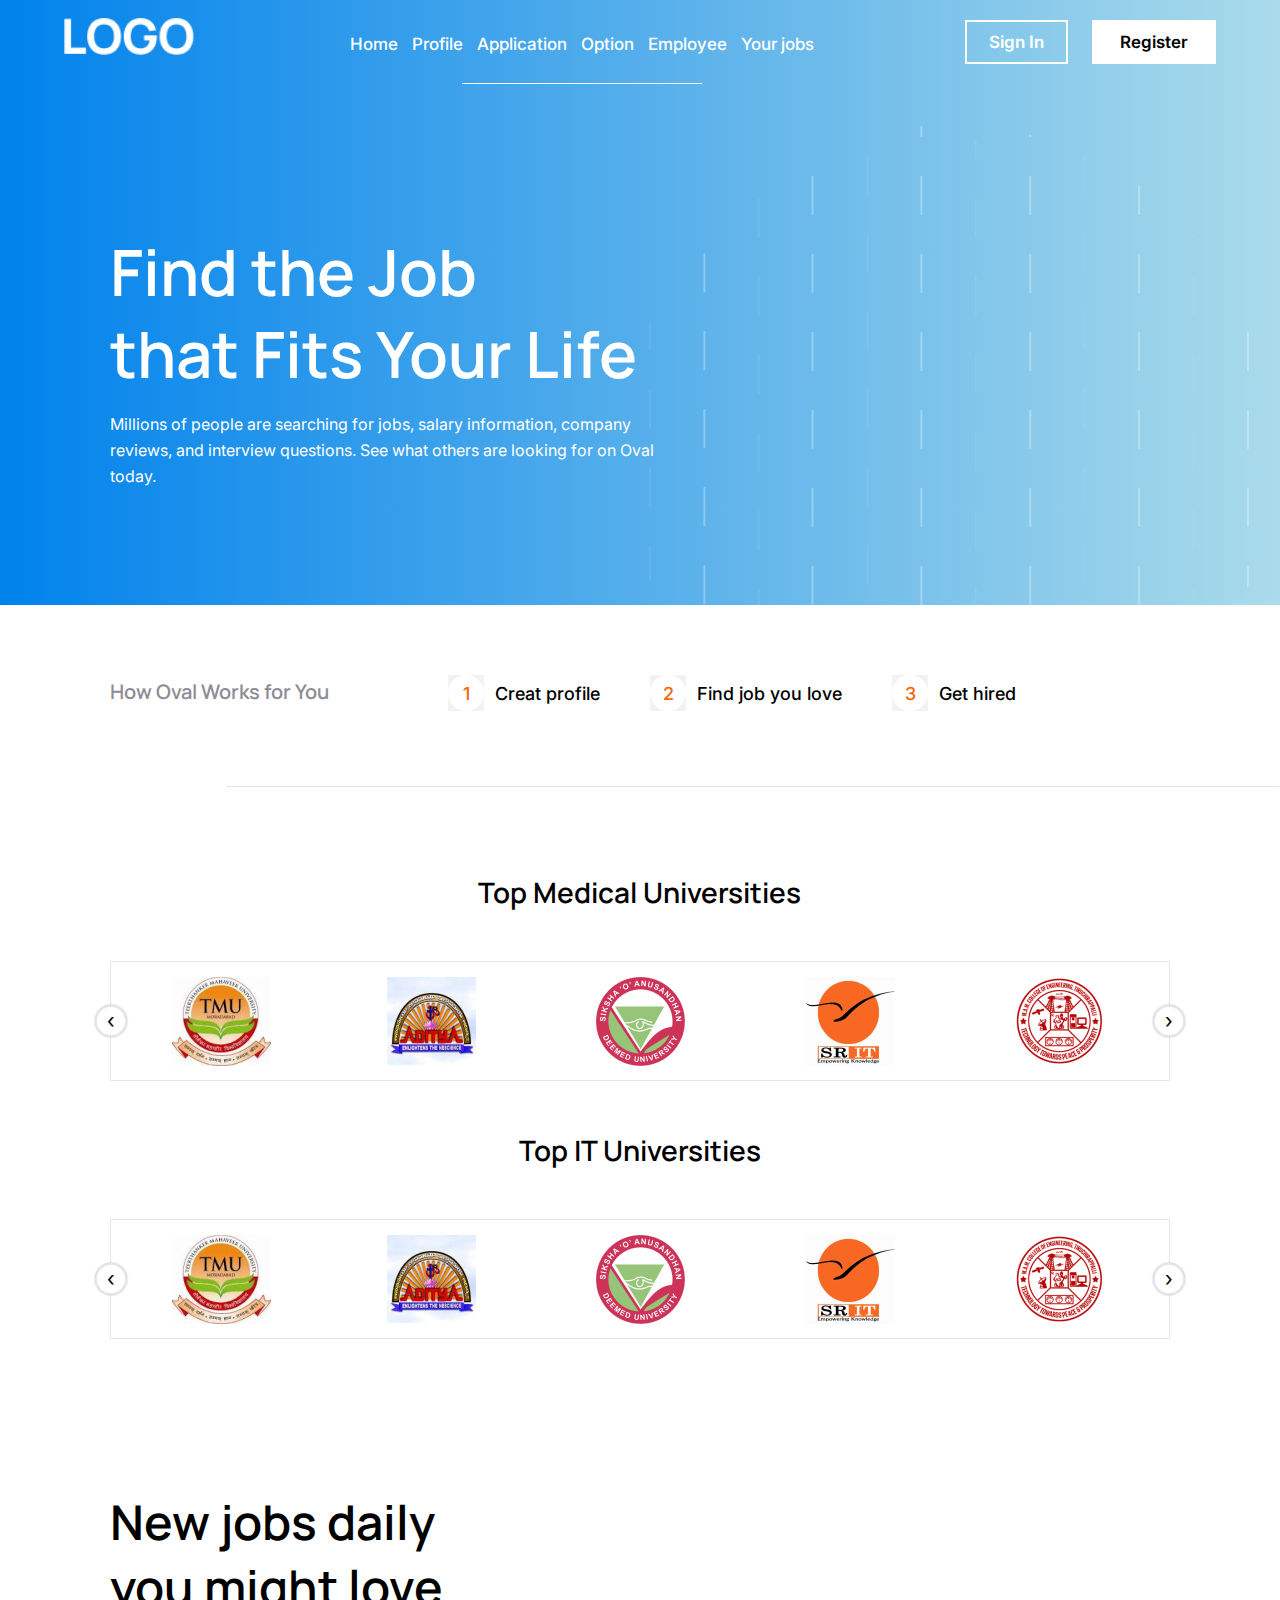
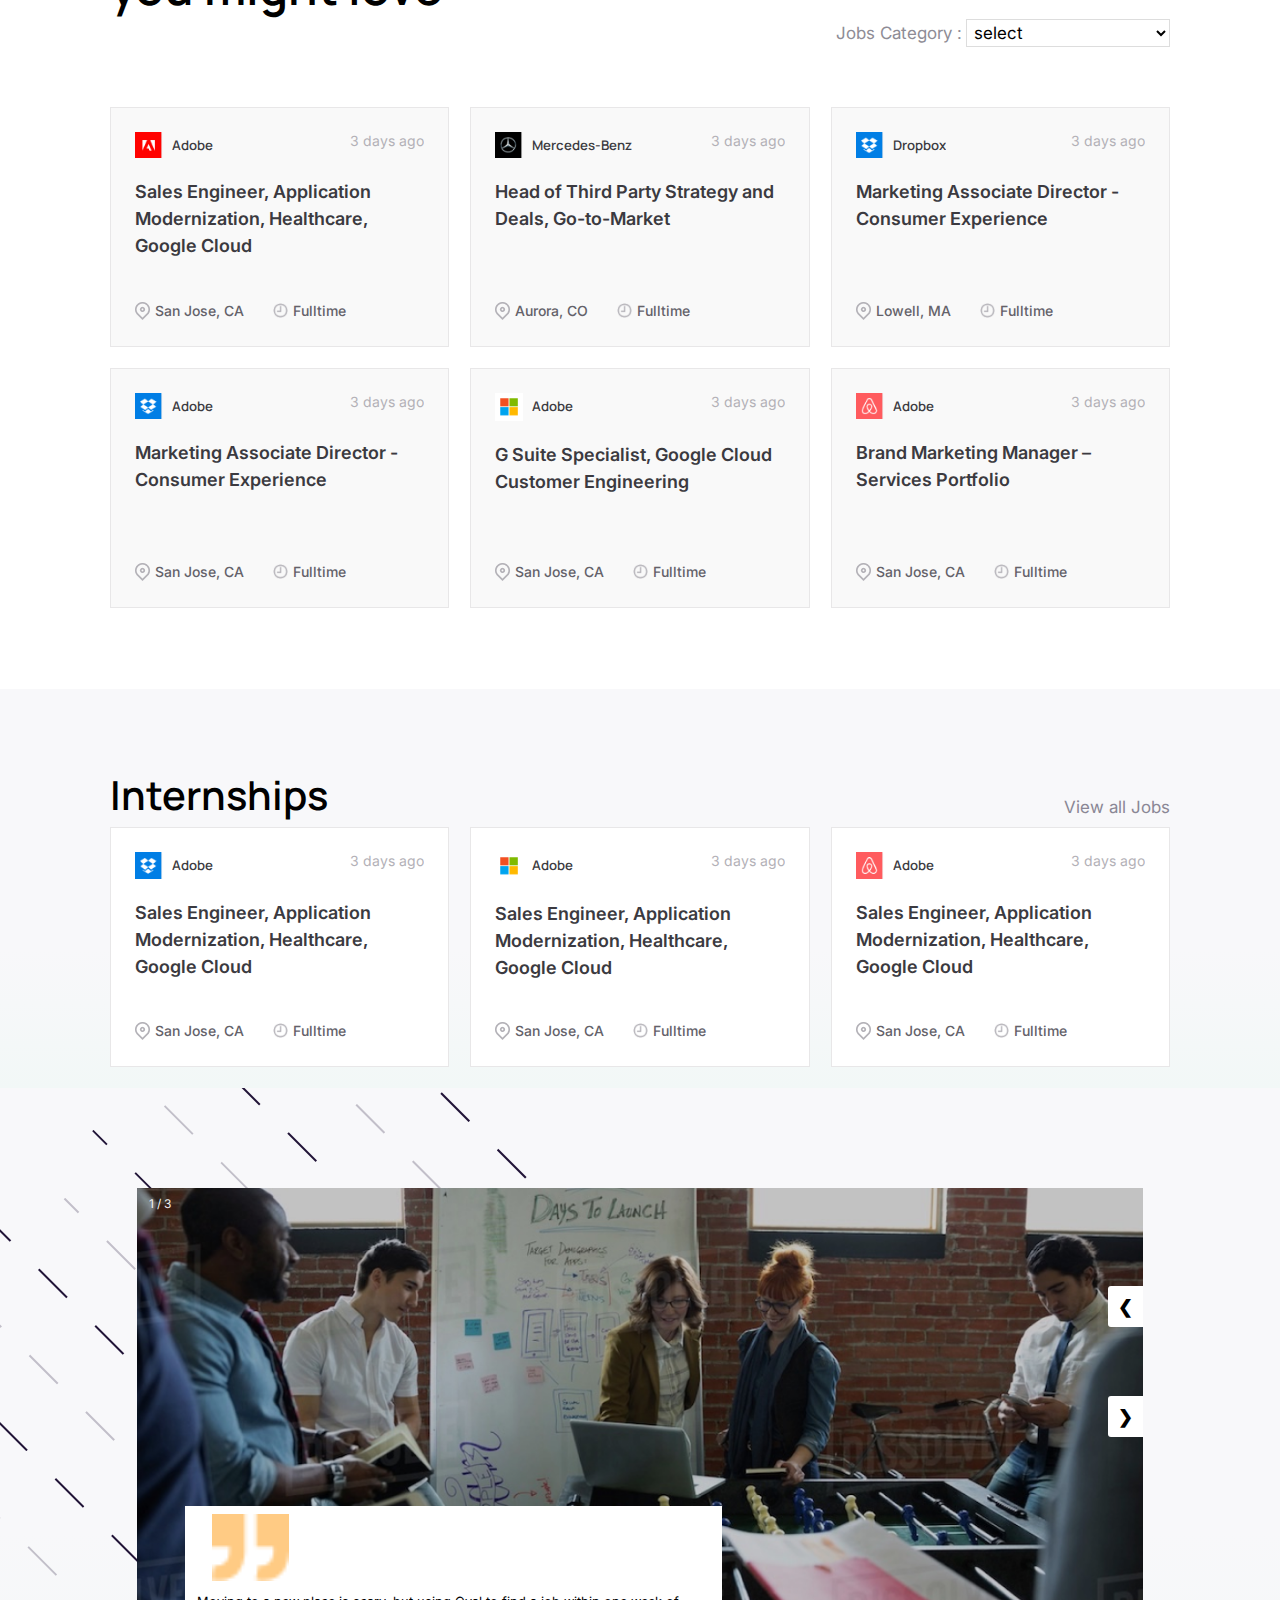
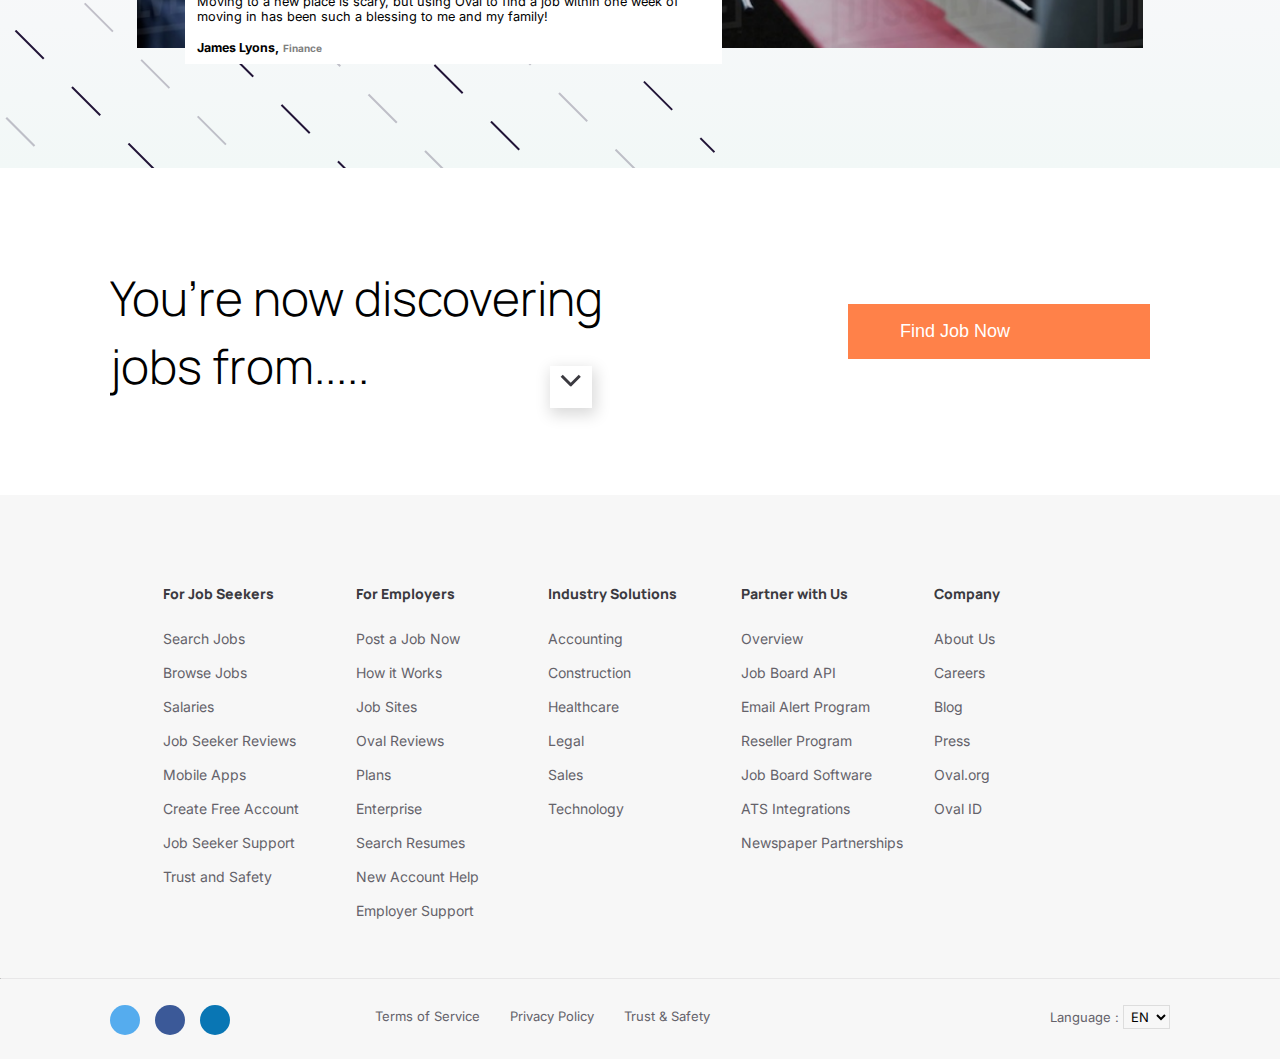
<file: index.html>
<!DOCTYPE html>
<html lang="en">
<head>
    <meta charset="UTF-8">
    <meta http-equiv="X-UA-Compatible" content="IE=edge">
    <meta name="viewport" content="width=device-width, initial-scale=1.0">
    <title>Home</title>
    <link href="https://fonts.googleapis.com/css2?family=Inter:wght@100;200;300;400;500;600;700;800;900&display=swap" rel="stylesheet">
    <link href="https://fonts.googleapis.com/css2?family=Inter:wght@100;200;300;400;500;600;700;800;900&family=Manrope:wght@200;300;400;500;600;700;800&display=swap" rel="stylesheet">
    <link rel="stylesheet" href="https://use.fontawesome.com/releases/v5.15.3/css/all.css" integrity="sha384-SZXxX4whJ79/gErwcOYf+zWLeJdY/qpuqC4cAa9rOGUstPomtqpuNWT9wdPEn2fk" crossorigin="anonymous">
    <link rel="stylesheet" href="https://cdnjs.cloudflare.com/ajax/libs/OwlCarousel2/2.3.4/assets/owl.carousel.min.css" integrity="sha512-tS3S5qG0BlhnQROyJXvNjeEM4UpMXHrQfTGmbQ1gKmelCxlSEBUaxhRBj/EFTzpbP4RVSrpEikbmdJobCvhE3g==" crossorigin="anonymous" referrerpolicy="no-referrer" />
    <link rel="stylesheet" href="https://cdnjs.cloudflare.com/ajax/libs/OwlCarousel2/2.3.4/assets/owl.theme.default.min.css" integrity="sha512-sMXtMNL1zRzolHYKEujM2AqCLUR9F2C4/05cdbxjjLSRvMQIciEPCQZo++nk7go3BtSuK9kfa/s+a4f4i5pLkw==" crossorigin="anonymous" referrerpolicy="no-referrer" />
    <!-- custom css -->
    <link rel="stylesheet" href="./css/home.css">
    <!-- resoponsive csss -->
    <link rel="stylesheet" href="./responsive css/home-responsive.css">
</head>
<body>
    <div class="hero-section">
        <!----------------- navbar-start ---------------->
        <div class="navbar-area">
            <div class="container">
                <div class="main-menu">
                    <div class="logo-area">
                        <a href="#"><img src="img/logoo.png" alt="Logo"></a>
                    </div>
                    <div class="menu-area">
                        <ul>
                            <li><a href="./index.html">Home</a></li>
                            <li><a href="./profile.html">Profile</a></li>
                            <li><a href="./view-application.html">Application</a></li>
                            <li><a href="./result-job.html">Option</a></li>
                            <li><a href="./resul-employee.html">Employee</a></li>
                            <li><a href="./result.html">Your jobs</a></li>
                        </ul>
                    </div>
                    <div class="register-area">
                        <ul>
                            <li><a href="#">Sign In</a></li>
                            <li><a href="#">Register</a></li>
                        </ul>
                    </div>
                </div>
            </div>
        </div>
        <!--------------------- navbar-ent --------------------->
        <div class="container">
            <div class="inner-container">
                <div class="banner-section">
                    <div class="banner-content">
                        <h1>Find the Job <br>
                            that Fits Your Life</h1>
                        <p>Millions of people are searching for jobs, salary information, company reviews, and interview questions. See what others are looking for on Oval today.</p>
                    </div>
                    <div class="banner-image">
                        <img src="img/Oval pattern.png" alt="image">
                    </div>
                </div>
            </div>
        </div>
    </div>
    
    <!--------------- profile-section-start-here --------------->
    <div class="profile-section">
        <div class="container">
            <div class="inner-container">
                <div class="profile-area">
                    <div class="profile-title">
                        <h3>How Oval Works for You</h3>
                    </div>
                    <div class="profile-content">
                        <ul>
                            <li><a href="#"><span>1</span> Creat profile</a></li>
                            <li><a href="#"><i class="fas fa-long-arrow-alt-right"></i><span>2</span> Find job you love</a></li>
                            <li><a href="#"><i class="fas fa-long-arrow-alt-right"></i><span>3</span> Get hired</a></li>
                        </ul>
                    </div>
                </div>
            </div>
        </div>
        <hr>
    </div>
    <!--------------- profile-section-end-here --------------->


    <!--------------- brand-section-start-here --------------->
    <div class="brand-section">
        <div class="container">
            <div class="inner-container">
                <div class="brand-area-1">
                    <div class="brand-title">
                        <h3>Top Medical Universities</h3>
                    </div>
                    <div class="brand-border">
                        <div class="owl-carousel owl-theme">
                            <div class="item"><a href="#"><img src="img/1.png" alt=""></a></div>
                            <div class="item"><a href="#"><img src="img/2.png" alt=""></a></div>
                            <div class="item"><a href="#"><img src="img/3.png" alt=""></a></div>
                            <div class="item"><a href="#"><img src="img/4.png" alt=""></a></div>
                            <div class="item"><a href="#"><img src="img/5.png" alt=""></a></div>
                            <div class="item"><a href="#"><img src="img/1.png" alt=""></a></div>
                        </div>
                    </div>
                </div>
                <div class="brand-area-2">
                    <div class="brand-title">
                        <h3>Top IT Universities</h3>
                    </div>
                    <div class="brand-border">
                        <div class="owl-carousel owl-theme">
                            <div class="item"><a href="#"><img src="img/1.png" alt=""></a></div>
                            <div class="item"><a href="#"><img src="img/2.png" alt=""></a></div>
                            <div class="item"><a href="#"><img src="img/3.png" alt=""></a></div>
                            <div class="item"><a href="#"><img src="img/4.png" alt=""></a></div>
                            <div class="item"><a href="#"><img src="img/5.png" alt=""></a></div>
                            <div class="item"><a href="#"><img src="img/1.png" alt=""></a></div>
                        </div>
                    </div>
                </div>
            </div>
        </div>
    </div>
    <!--------------- brand-section-end-here --------------->

    <!---------- jobs-section-start-here ---------->
    <div class="jobs-section">
        <div class="container">
            <div class="inner-container">
                <div class="jobs-title-area">
                    <div class="jobs-title">
                        <h2>New jobs daily <br> 
                            you might love</h2>
                    </div>
                    <div class="jobs-category">
                        <span>Jobs Category :</span>
                        <select name="" id="">
                            <option value="">select</option>
                            <option value="select">Internet & Technology</option>
                        </select>
                    </div>
                </div>
                <div class="jobs-post-card-area">
                    <div class="single-post">
                        <div class="post-logo-name">
                            <img src="img/Employer Logo.png" alt="">
                            <h5>Adobe</h5>
                            <span>3 days ago</span>
                        </div>
                        <div class="post-title">
                            <a href="#">Sales Engineer, Application Modernization, Healthcare, Google Cloud</a>
                        </div>
                        <div class="post-location">
                            <span><img src="img/Shape.png" alt=""> San Jose, CA</span>
                            <span><img src="img/Shape (1).png" alt=""> Fulltime</span>
                        </div>
                    </div>
                    <div class="single-post">
                        <div class="post-logo-name">
                            <img src="img/Employer Logo (1).png" alt="">
                            <h5>Mercedes-Benz</h5>
                            <span>3 days ago</span>
                        </div>
                        <div class="post-title">
                            <a href="#">Head of Third Party Strategy and Deals, Go-to-Market</a>
                        </div>
                        <div class="post-location">
                            <span><img src="img/Shape.png" alt=""> Aurora, CO</span>
                            <span><img src="img/Shape (1).png" alt=""> Fulltime</span>
                        </div>
                    </div>
                    <div class="single-post">
                        <div class="post-logo-name">
                            <img src="img/Employer Logo (2).png" alt="">
                            <h5>Dropbox</h5>
                            <span>3 days ago</span>
                        </div>
                        <div class="post-title">
                            <a href="#">Marketing Associate Director - Consumer Experience</a>
                        </div>
                        <div class="post-location">
                            <span><img src="img/Shape.png" alt=""> Lowell, MA</span>
                            <span><img src="img/Shape (1).png" alt=""> Fulltime</span>
                        </div>
                    </div>
                    <div class="single-post">
                        <div class="post-logo-name">
                            <img src="img/Employer Logo (2).png" alt="">
                            <h5>Adobe</h5>
                            <span>3 days ago</span>
                        </div>
                        <div class="post-title">
                            <a href="#">Marketing Associate Director - Consumer Experience</a>
                        </div>
                        <div class="post-location">
                            <span><img src="img/Shape.png" alt=""> San Jose, CA</span>
                            <span><img src="img/Shape (1).png" alt=""> Fulltime</span>
                        </div>
                    </div>
                    <div class="single-post">
                        <div class="post-logo-name">
                            <img src="img/Employer Logo (3).png" alt="">
                            <h5>Adobe</h5>
                            <span>3 days ago</span>
                        </div>
                        <div class="post-title">
                            <a href="#">G Suite Specialist, Google Cloud Customer Engineering</a>
                        </div>
                        <div class="post-location">
                            <span><img src="img/Shape.png" alt=""> San Jose, CA</span>
                            <span><img src="img/Shape (1).png" alt=""> Fulltime</span>
                        </div>
                    </div>
                    <div class="single-post">
                        <div class="post-logo-name">
                            <img src="img/Rectangle 8.png" alt="">
                            <h5>Adobe</h5>
                            <span>3 days ago</span>
                        </div>
                        <div class="post-title">
                            <a href="#">Brand Marketing Manager – Services Portfolio</a>
                        </div>
                        <div class="post-location">
                            <span><img src="img/Shape.png" alt=""> San Jose, CA</span>
                            <span><img src="img/Shape (1).png" alt=""> Fulltime</span>
                        </div>
                    </div>
                </div>
            </div>
        </div>
    </div>
    <!---------- jobs-section-end-here ---------->


    <!----------- internships-section-start-here ----------->
    <div class="internships-area">
        <div class="container">
            <div class="inner-container">
                <div class="jobs-title-area">
                    <div class="jobs-title inter-title">
                        <h2>Internships</h2>
                    </div>
                    <div class="jobs-category-a">
                        <a href="#">View all Jobs</a>
                    </div>
                </div>
                <div class="jobs-post-card-area internship-mt">
                    <div class="single-post internship-bg">
                        <div class="post-logo-name">
                            <img src="img/Employer Logo (2).png" alt="">
                            <h5>Adobe</h5>
                            <span>3 days ago</span>
                        </div>
                        <div class="post-title">
                            <a href="#">Sales Engineer, Application Modernization, Healthcare, Google Cloud</a>
                        </div>
                        <div class="post-location">
                            <span><img src="img/Shape.png" alt=""> San Jose, CA</span>
                            <span><img src="img/Shape (1).png" alt=""> Fulltime</span>
                        </div>
                    </div>
                    <div class="single-post internship-bg">
                        <div class="post-logo-name">
                            <img src="img/Employer Logo (3).png" alt="">
                            <h5>Adobe</h5>
                            <span>3 days ago</span>
                        </div>
                        <div class="post-title">
                            <a href="#">Sales Engineer, Application Modernization, Healthcare, Google Cloud</a>
                        </div>
                        <div class="post-location">
                            <span><img src="img/Shape.png" alt=""> San Jose, CA</span>
                            <span><img src="img/Shape (1).png" alt=""> Fulltime</span>
                        </div>
                    </div>
                    <div class="single-post internship-bg">
                        <div class="post-logo-name">
                            <img src="img/Rectangle 8.png" alt="">
                            <h5>Adobe</h5>
                            <span>3 days ago</span>
                        </div>
                        <div class="post-title">
                            <a href="#">Sales Engineer, Application Modernization, Healthcare, Google Cloud</a>
                        </div>
                        <div class="post-location">
                            <span><img src="img/Shape.png" alt=""> San Jose, CA</span>
                            <span><img src="img/Shape (1).png" alt=""> Fulltime</span>
                        </div>
                    </div>
                </div>
            </div>
        </div>
    </div>


    <!-------- internship-slider-area ---------->
    <div class="internship-slider-area">
        <div class="container">
            <div class="inner-container">
                <div class="slider-bg">
                    <img src="img/Group 36.png" alt="">
                </div>
                <div class="slideshow-container for-write">
                    <div class="mySlides fade">
                      <div class="numbertext">1 / 3</div>
                      <img src="img/slider1.png" style="width: 100%" />
                      <div class="text">
                        <img src="img/inver.png" alt="" />
                        <p>
                          Moving to a new place is scary, but using Oval to find a job within
                          one week of moving in has been such a blessing to me and my family!
                        </p>
                        <h5>James Lyons,</h5>
                        <h6>Finance</h6>
                      </div>
                    </div>
              
                    <div class="mySlides fade">
                      <div class="numbertext">2 / 3</div>
                      <img src="img/slider2.jpg" style="width: 100%" />
                      <div class="text">
                        <img src="img/inver.png" alt="" />
                        <p>
                          Lorem ipsum dolor sit amet consectetur adipisicing elit. Rerum velit
                          aperiam iusto ad iure itaque tempora nesciunt harum quo assumenda?
                        </p>
                        <h5>James Lyons,</h5>
                        <h6>Finance</h6>
                      </div>
                    </div>
              
                    <div class="mySlides fade">
                      <div class="numbertext">3 / 3</div>
                      <img src="img/slider3.jpg" style="width: 100%" />
                      <div class="text">
                        <img src="img/inver.png" alt="" />
                        <p>
                         Lorem ipsum dolor sit, amet consectetur adipisicing elit. Impedit, ullam?
                        </p>
                        <h5>James Lyons,</h5>
                        <h6>Finance</h6>
                      </div>
                    </div>
              
                    <a class="prev" onclick="plusSlides(-1)">&#10094;</a>
                    <a class="next" onclick="plusSlides(1)">&#10095;</a>
                  </div>
              
                  <!-- <div class="write">
                    
                  </div> -->
              
                  <br />
              
                  <!-- <div style="text-align:center">
                <span class="dot" onclick="currentSlide(1)"></span> 
                <span class="dot" onclick="currentSlide(2)"></span> 
                <span class="dot" onclick="currentSlide(3)"></span> 
              </div> -->
            </div>
        </div>
    </div>




    <!--------- discovering-section-start-here ----------->
    <div class="discovering-section">
        <div class="container">
            <div class="inner-container">
                <div class="discovering-content">
                    <div class="discovering-title">
                        <h2>You’re now discovering jobs from..... <a href="#"><img src="img/Path.png" alt="icon"></a></h2>
                    </div>
                    <div class="discovering-search">
                        <i class="fas fa-search"></i>
                        <input type="search" placeholder="Find Job Now">
                    </div>
                </div>
            </div>
        </div>
    </div>
    <!--------- discovering-section-end-here ----------->



    <!-------------- footer-section-start-here ----------->
    <div class="footer-section">
        <div class="container">
            <div class="inner-container">
                <div class="footer-menu">
                    <div class="footer-widget">
                        <h4>For Job Seekers</h4>
                        <ul>
                            <li><a href="#">Search Jobs</a></li>
                            <li><a href="#">Browse Jobs</a></li>
                            <li><a href="#">Salaries</a></li>
                            <li><a href="#">Job Seeker Reviews</a></li>
                            <li><a href="#">Mobile Apps</a></li>
                            <li><a href="#">Create Free Account</a></li>
                            <li><a href="#">Job Seeker Support</a></li>
                            <li><a href="#">Trust and Safety</a></li>
                        </ul>
                    </div>
                    
                    <div class="footer-widget">
                        <h4>For Employers</h4>
                        <ul>
                            <li><a href="#">Post a Job Now</a></li>
                            <li><a href="#">How it Works</a></li>
                            <li><a href="#">Job Sites</a></li>
                            <li><a href="#">Oval Reviews</a></li>
                            <li><a href="#">Plans</a></li>
                            <li><a href="#">Enterprise</a></li>
                            <li><a href="#">Search Resumes</a></li>
                            <li><a href="#">New Account Help</a></li>
                            <li><a href="#">Employer Support</a></li>
                        </ul>
                    </div>

                    <div class="footer-widget">
                        <h4>Industry Solutions</h4>
                        <ul>
                            <li><a href="#">Accounting</a></li>
                            <li><a href="#">Construction</a></li>
                            <li><a href="#">Healthcare</a></li>
                            <li><a href="#">Legal</a></li>
                            <li><a href="#">Sales</a></li>
                            <li><a href="#">Technology</a></li>
                        </ul>
                    </div>

                    <div class="footer-widget">
                        <h4>Partner with Us</h4>
                        <ul>
                            <li><a href="#">Overview</a></li>
                            <li><a href="#">Job Board API</a></li>
                            <li><a href="#">Email Alert Program</a></li>
                            <li><a href="#">Reseller Program</a></li>
                            <li><a href="#">Job Board Software</a></li>
                            <li><a href="#">ATS Integrations</a></li>
                            <li><a href="#">Newspaper Partnerships</a></li>
                        </ul>
                    </div>

                    <div class="footer-widget">
                        <h4>Company</h4>
                        <ul>
                            <li><a href="#">About Us</a></li>
                            <li><a href="#">Careers</a></li>
                            <li><a href="#">Blog</a></li>
                            <li><a href="#">Press</a></li>
                            <li><a href="#">Oval.org</a></li>
                            <li><a href="#">Oval ID</a></li>
                        </ul>
                    </div>
                </div>
            </div>
        </div>
        <hr>
        <div class="footer-bottom">
            <div class="container">
                <div class="inner-container">
                    <div class="social-icon">
                        <ul>
                            <li><a href="#"><i class="fab fa-twitter"></i></a></li>
                            <li><a href="#"><i class="fab fa-facebook-f"></i></a></li>
                            <li><a href="#"><i class="fab fa-linkedin-in"></i></a></li>
                        </ul>
                    </div>
                    <div class="footer-bottom-menu">
                        <ul>
                            <li><a href="#">Terms of Service</a></li>
                            <li><a href="#">Privacy Policy</a></li>
                            <li><a href="#">Trust & Safety</a></li>
                        </ul>
                    </div>
                    <div class="footer-language">
                        <span>Language :</span>
                        <select name="" id="">
                            <option value="select">EN</option>
                            <option value="select">BN</option>
                        </select>
                    </div>
                </div>
            </div>   
        </div>
    </div>

    



    <script src="https://cdnjs.cloudflare.com/ajax/libs/jquery/3.6.0/jquery.min.js" integrity="sha512-894YE6QWD5I59HgZOGReFYm4dnWc1Qt5NtvYSaNcOP+u1T9qYdvdihz0PPSiiqn/+/3e7Jo4EaG7TubfWGUrMQ==" crossorigin="anonymous" referrerpolicy="no-referrer"></script>

    <script src="https://cdnjs.cloudflare.com/ajax/libs/OwlCarousel2/2.3.4/owl.carousel.min.js" integrity="sha512-bPs7Ae6pVvhOSiIcyUClR7/q2OAsRiovw4vAkX+zJbw3ShAeeqezq50RIIcIURq7Oa20rW2n2q+fyXBNcU9lrw==" crossorigin="anonymous" referrerpolicy="no-referrer"></script>

    <script>
        $('.owl-carousel').owlCarousel({
            loop:true,
            margin:50,
            nav:true,
            dots:false,
            responsive:{
                0:{
                    items:1
                },
                500:{
                    items:2
                },
                600:{
                    items:3
                },
                950:{
                    items:4
                },
                1100:{
                    items:5
                }
            }
        });
    </script>
    <script>
        var slideIndex = 1;
        showSlides(slideIndex);
  
        function plusSlides(n) {
          showSlides((slideIndex += n));
        }
  
        function currentSlide(n) {
          showSlides((slideIndex = n));
        }
  
        function showSlides(n) {
          var i;
          var slides = document.getElementsByClassName("mySlides");
          var dots = document.getElementsByClassName("dot");
          if (n > slides.length) {
            slideIndex = 1;
          }
          if (n < 1) {
            slideIndex = slides.length;
          }
          for (i = 0; i < slides.length; i++) {
            slides[i].style.display = "none";
          }
          for (i = 0; i < dots.length; i++) {
            dots[i].className = dots[i].className.replace(" active", "");
          }
          slides[slideIndex - 1].style.display = "block";
          dots[slideIndex - 1].className += " active";
        }
      </script>
</body>
</html>
</file>
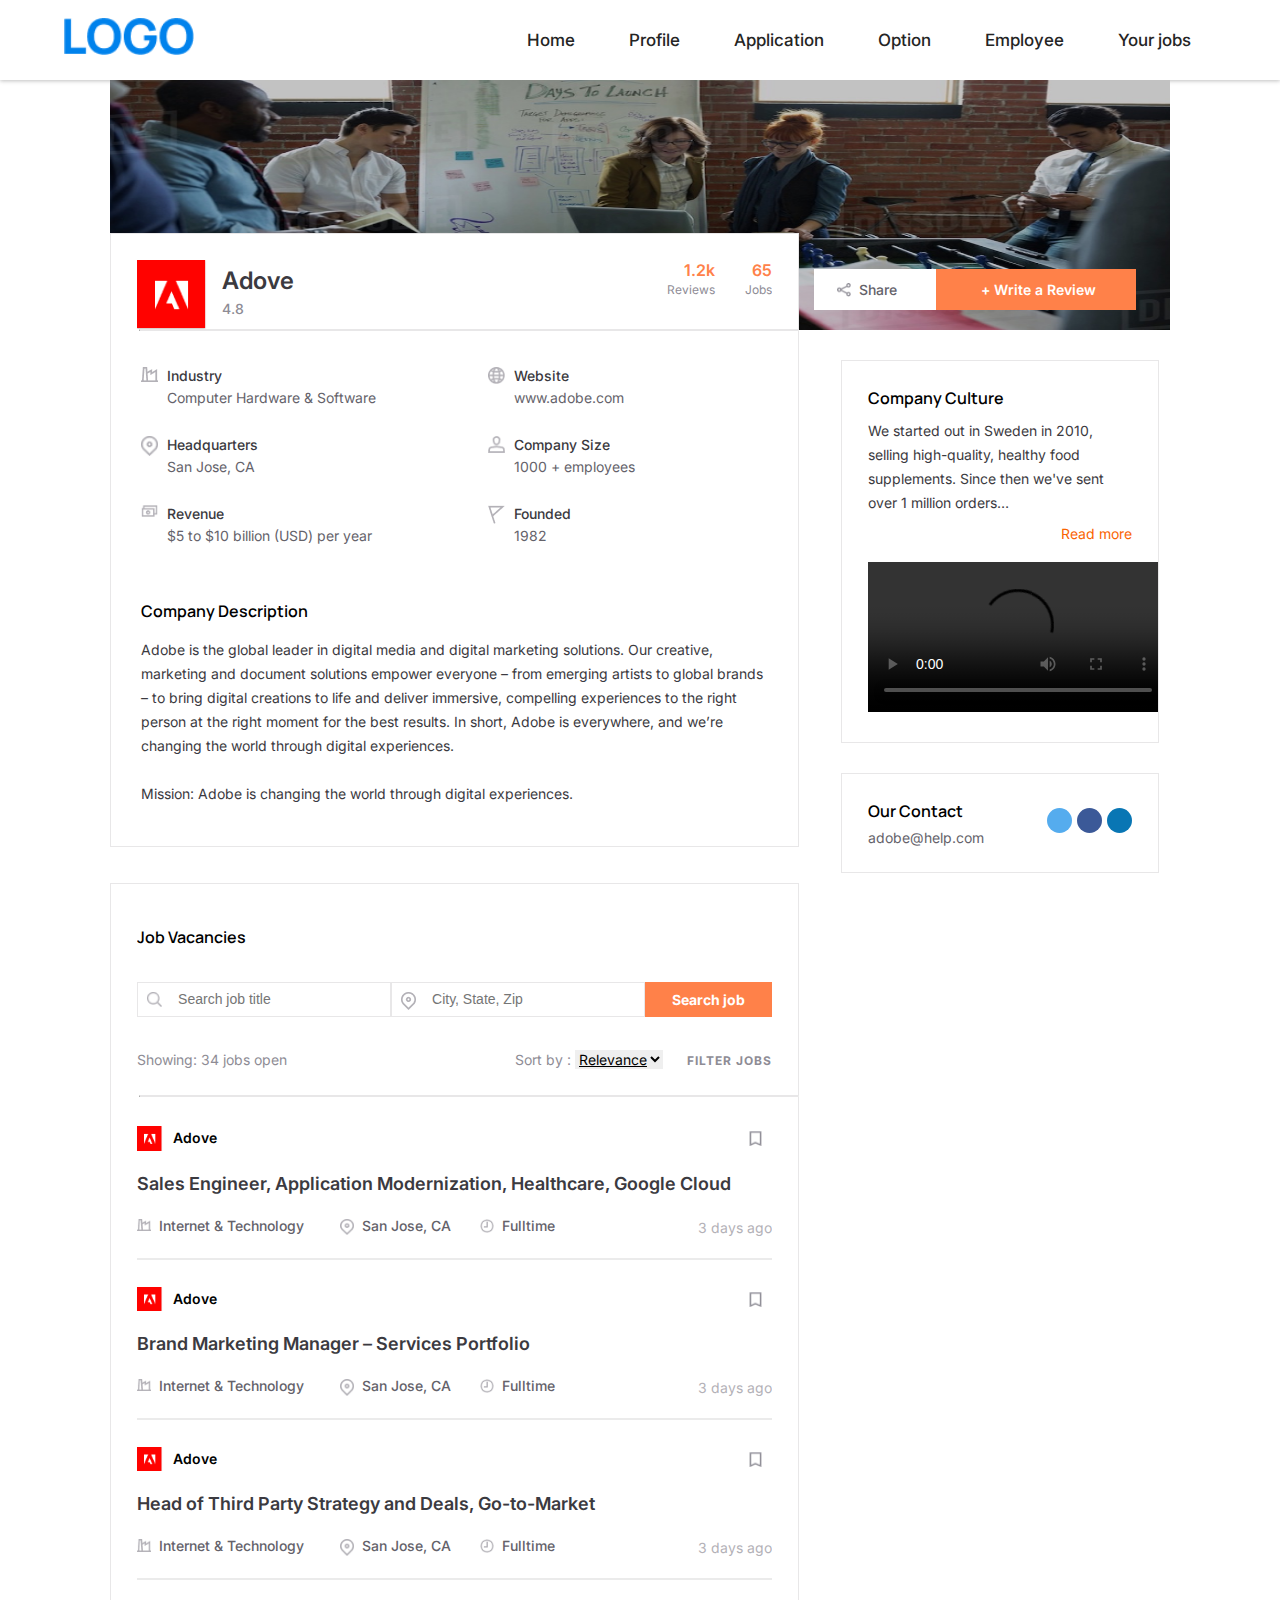
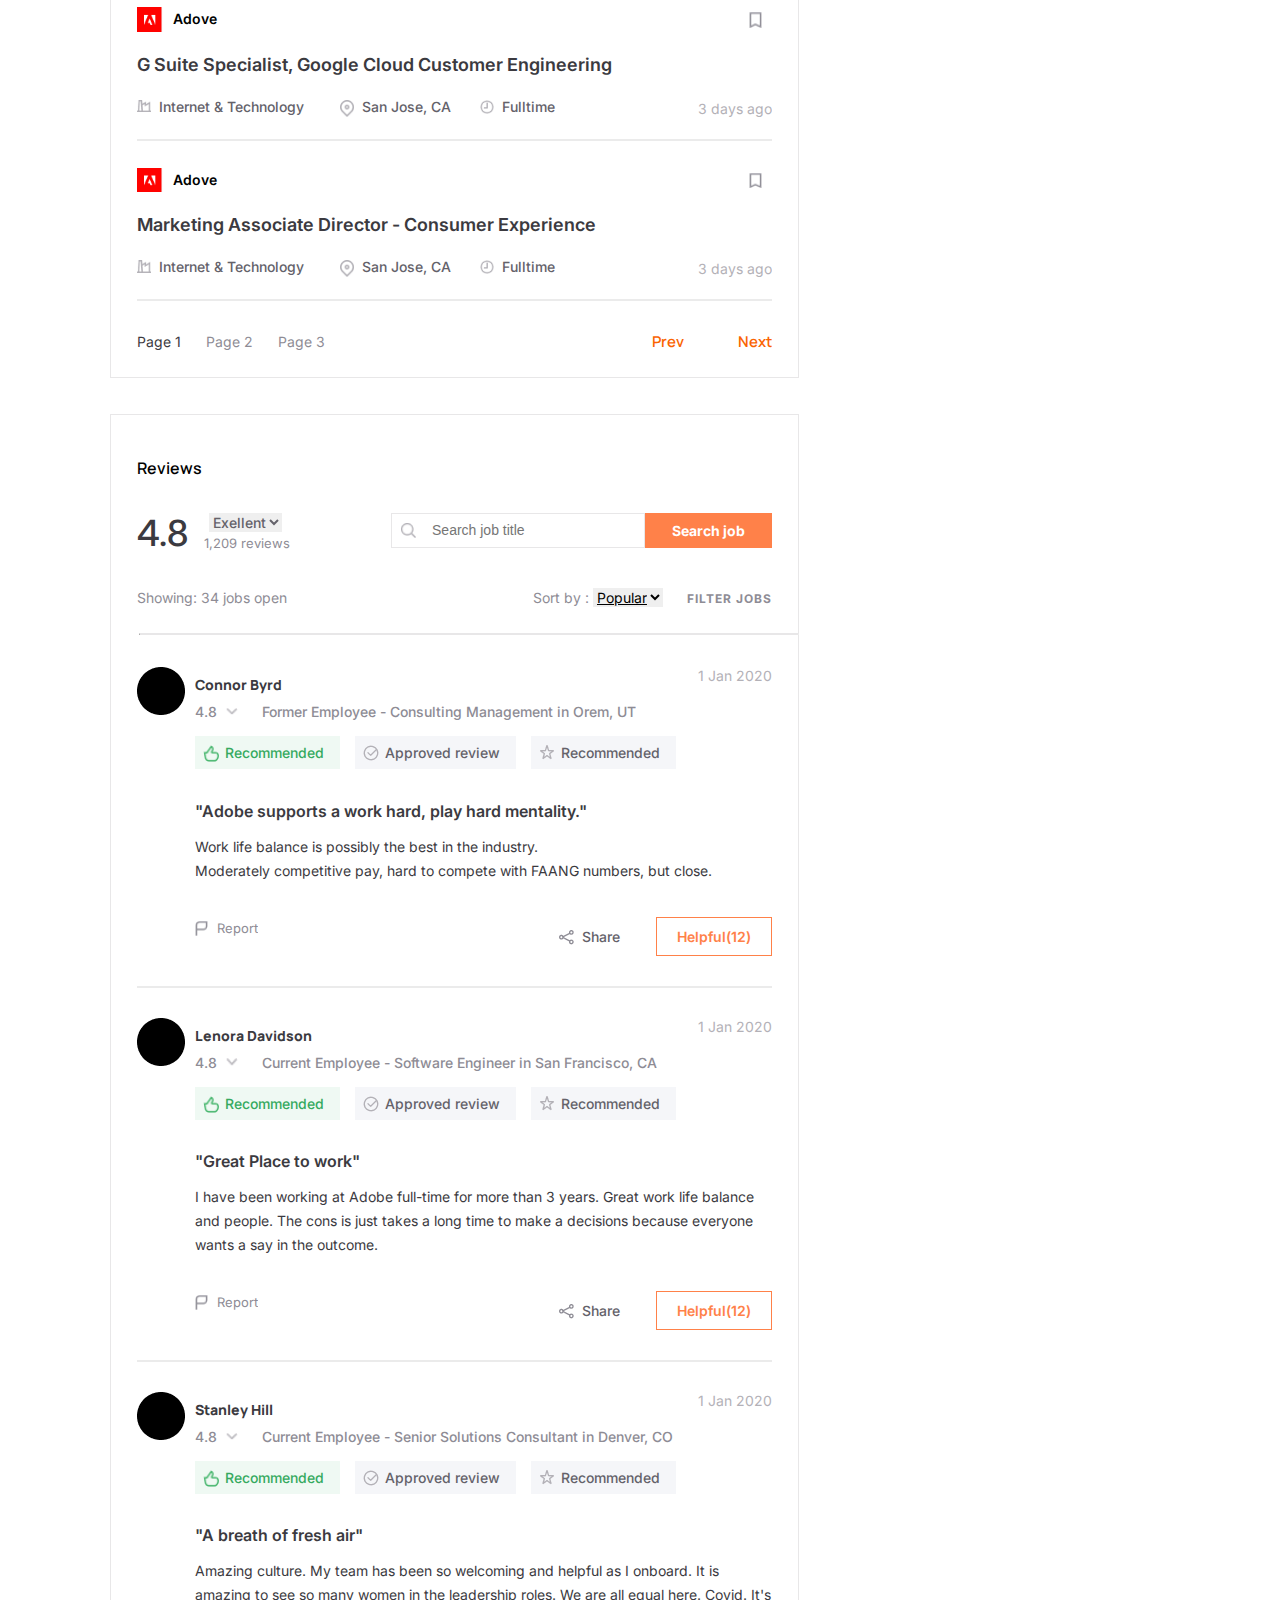
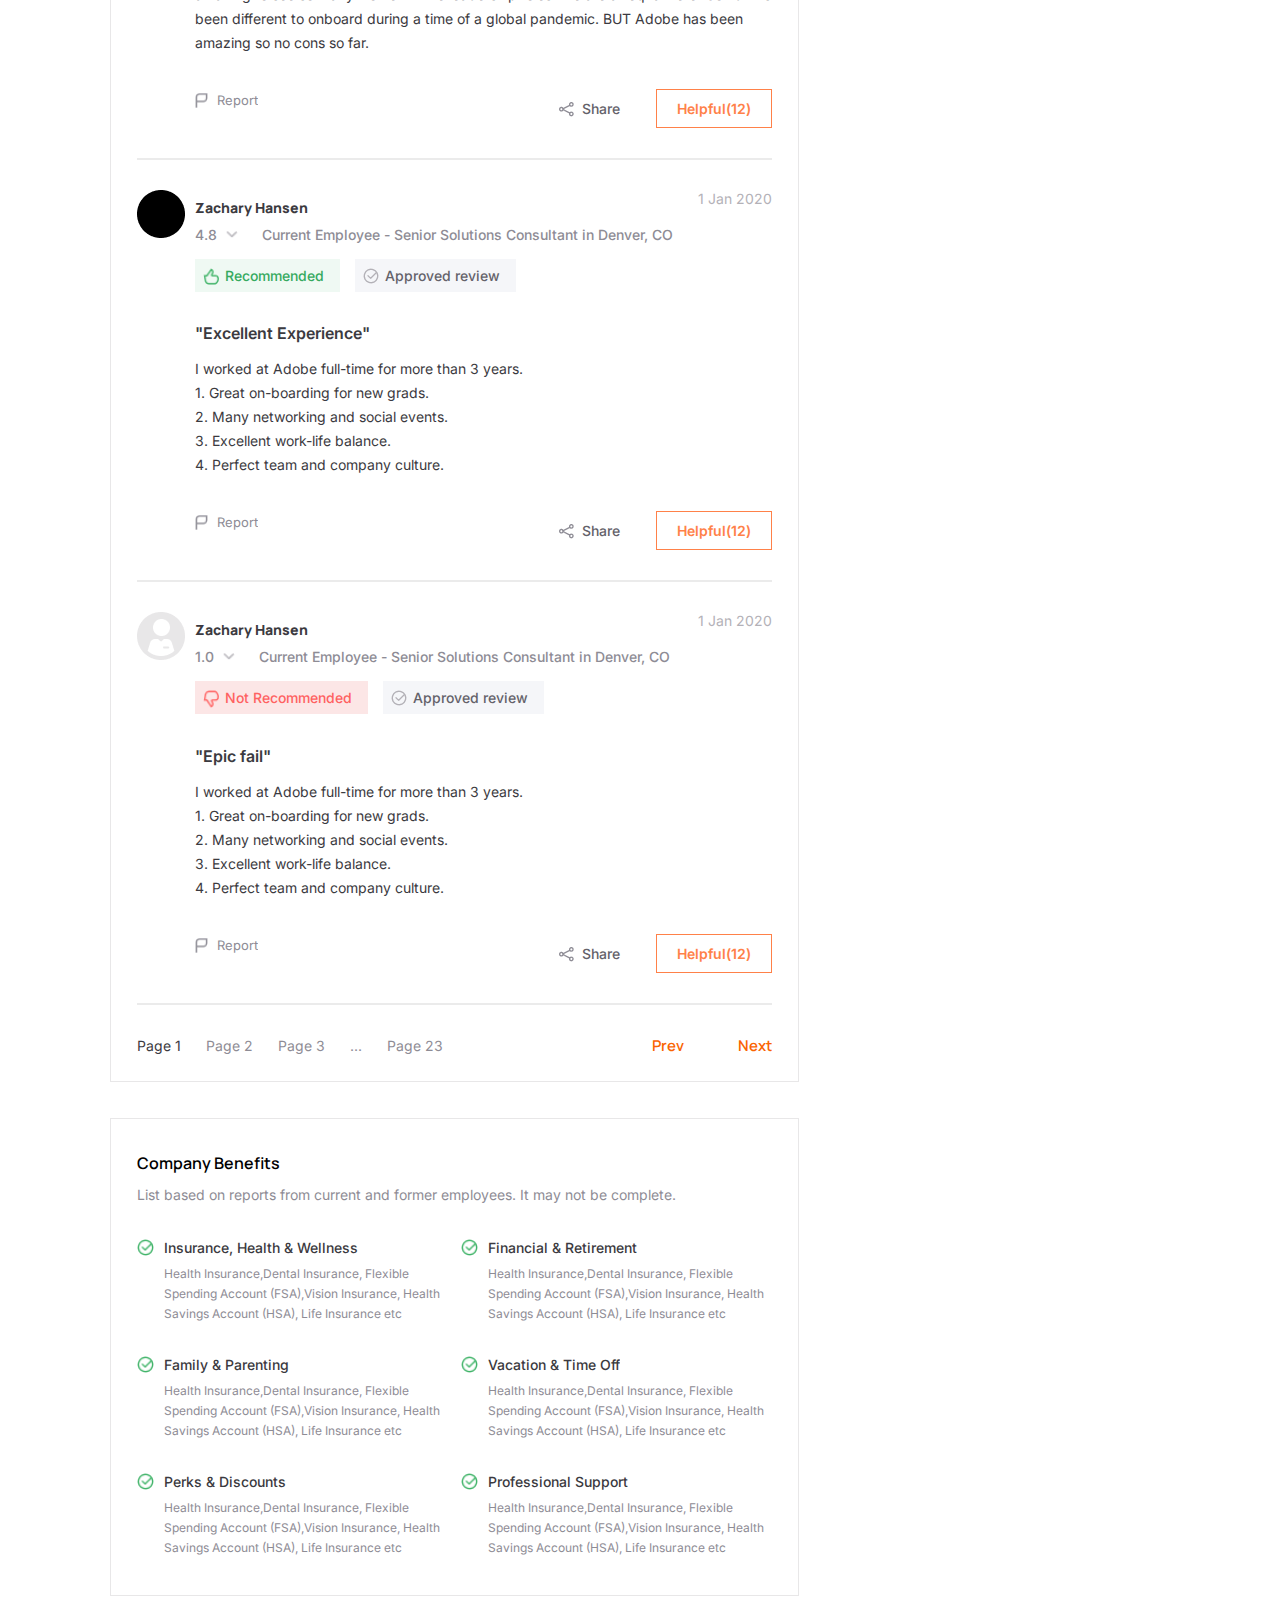
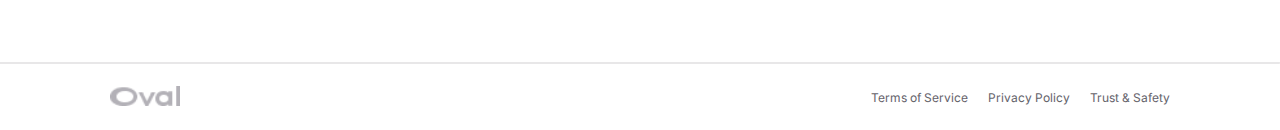
<file: profile.html>
<!DOCTYPE html>
<html lang="en">
<head>
    <meta charset="UTF-8">
    <meta http-equiv="X-UA-Compatible" content="IE=edge">
    <meta name="viewport" content="width=device-width, initial-scale=1.0">
    <title>Document</title>
    <link rel="stylesheet" href="https://use.fontawesome.com/releases/v5.15.3/css/all.css" integrity="sha384-SZXxX4whJ79/gErwcOYf+zWLeJdY/qpuqC4cAa9rOGUstPomtqpuNWT9wdPEn2fk" crossorigin="anonymous">
    <link href="https://fonts.googleapis.com/css2?family=Inter:wght@100;200;300;400;500;600;700;800;900&display=swap" rel="stylesheet">
    <link href="https://fonts.googleapis.com/css2?family=Inter:wght@100;200;300;400;500;600;700;800;900&family=Manrope:wght@200;300;400;500;600;700;800&display=swap" rel="stylesheet">
    
    <!-- custom css -->
    <link rel="stylesheet" href="./css/profile.css">
    <!-- responsive css -->
    <link rel="stylesheet" href="./responsive css/profile-responsive.css">
</head>
<body>
    <div class="body-area-hidden">
        <!----------------- navbar-start ---------------->
        <div class="navbar-area">
            <div class="container">
                <div class="main-menu">
                    <div class="logo-area">
                        <a href="#"><img src="img/logo.png" alt="Logo"></a>
                    </div>
                    <div class="menu-area">
                        <ul>
                            <li><a href="./index.html">Home</a></li>
                            <li><a href="./profile.html">Profile</a></li>
                            <li><a href="./view-application.html">Application</a></li>
                            <li><a href="./result-job.html">Option</a></li>
                            <li><a href="./resul-employee.html">Employee</a></li>
                            <li><a href="./result.html">Your jobs</a></li>
                        </ul>
                    </div>
                </div>
            </div>
        </div>
        <!--------------------- navbar-end --------------------->


        <!------------- banner-section-start-here ----------->
        <div class="banner-section">
            <div class="container">
                <div class="inner-container">
                    <div class="banner-image">
                        <div class="shere-writing">
                            <a href="#"><img src="img/Shape (2).png" alt=""> Share</a>
                            <a href="#">+ Write a Review</a>
                        </div>
                    </div>
                </div>
            </div>
        </div>
        <!------------ banner-section-end-here ----------->

        <!------ company-profile-area-start-here ----------------------->
        <div class="company-profile-area">
            <div class="container">
                <div class="inner-container">
                    <div class="left-sidebar">
                        <div class="top-profile-area">
                            <div class="profile-title">
                                <div class="profile-t-logo">
                                    <img src="img/Employer Logo (4).png" alt="">
                                </div>
                                <div class="profile-t-name">
                                    <h3>Adove</h3>
                                    <span>4.8</span>
                                    <div class="star-icon">
                                        <i class="fas fa-star"></i>
                                        <i class="fas fa-star"></i>
                                        <i class="fas fa-star"></i>
                                        <i class="fas fa-star"></i>
                                        <i class="fas fa-star-half-alt"></i>
                                    </div>
                                </div>
                                <div class="profile-t-revew">
                                    <div class="revew">
                                        <span>1.2k</span>
                                        <p>Reviews</p>
                                    </div>
                                    <div class="jobs">
                                        <span>65</span>
                                        <p>Jobs</p>
                                    </div>
                                </div>
                            </div>
                            <hr>

                            <!------- company-profile-content-star ------>
                            <div class="company-profile-content">
                                <div class="company-info">
                                    <div class="c-info-left">
                                        <div class="c-single-info">
                                            <img src="img/Shape (7).png" alt="">
                                            <h5>Industry</h5>
                                            <br>
                                            <p>Computer Hardware & Software</p>
                                        </div>
                                        
                                        <div class="c-single-info">
                                            <img src="img/Shape.png" alt="">
                                            <h5>Headquarters</h5>
                                            <br>
                                            <p>San Jose, CA</p>
                                        </div>

                                        <div class="c-single-info">
                                            <img src="img/Shape (5).png" alt="">
                                            <h5>Revenue</h5>
                                            <br>
                                            <p>$5 to $10 billion (USD) per year</p>
                                        </div>
                                    </div>
                                    <div class="c-info-right">
                                        <div class="c-single-info">
                                            <img src="img/Shape (3).png" alt="">
                                            <h5>Website</h5>
                                            <br>
                                            <p>www.adobe.com</p>
                                        </div>
                                        
                                        <div class="c-single-info">
                                            <img src="img/Shape (4).png" alt="">
                                            <h5>Company Size</h5>
                                            <br>
                                            <p>1000 + employees</p>
                                        </div>

                                        <div class="c-single-info">
                                            <img src="img/Shape (6).png" alt="">
                                            <h5>Founded</h5>
                                            <br>
                                            <p>1982</p>
                                        </div>
                                    </div>
                                </div>
                                <div class="company-description">
                                    <h3>Company Description</h3>
                                    <p>Adobe is the global leader in digital media and digital marketing solutions. Our creative, marketing and document solutions empower everyone – from emerging artists to global brands – to bring digital creations to life and deliver immersive, compelling experiences to the right person at the right moment for the best results. In short, Adobe is everywhere, and we’re changing the world through digital experiences.
                                    <br>
                                    <br>
                                    Mission: Adobe is changing the world through digital experiences.</p>
                                </div>
                            </div>
                            <!------- company-profile-content-end ------>
                        </div>
                        
                        
                        <!---------- job-vacancies-area-start-here -------->
                        <div class="job-vacancies-area">
                            <div class="job-vacanci-title">
                                <h3>Job Vacancies</h3>
                                <div class="input-area">
                                    <div class="single-input">
                                        <img src="img/searce.png" alt="">
                                        <input type="text" placeholder="Search job title">
                                    </div>
                                    <div class="single-input">
                                        <img src="img/Shape.png" alt="">
                                        <input type="text" placeholder="City, State, Zip">
                                    </div>
                                    <div class="single-input-btn">
                                        <a href="#">Search job</a>
                                    </div>
                                </div>
                                <div class="job-vacanci-footer">
                                    <span>Showing: 34 jobs open</span>
                                    <div class="job-filter">
                                        <span>Sort by : </span>
                                        <select name="" id="">
                                            <option value="select">Relevance</option>
                                            <option value="">select</option>
                                        </select>
                                        <a href="#">FILTER JOBS</a>
                                    </div>
                                </div>
                            </div>
                            <hr>

                            <div class="job-post-area">
                                <div class="single-job-post">
                                    <div class="job-post-t-logo-name">
                                        <img src="img/Employer Logo.png" alt="">
                                        <h5>Adove</h5>
                                        <div class="bookmark">
                                            <img src="img/bookmark.png" alt="">
                                        </div>
                                    </div>
                                    <div class="job-post-title">
                                        <a href="#">Sales Engineer, Application Modernization, Healthcare, Google Cloud</a>
                                    </div>
                                    <div class="job-post-info">
                                        <div class="job-info-list">
                                            <div class="job-s-info-1 job-s-info">
                                                <img src="img/Shape (7).png" alt="">
                                                <p>Internet & Technology</p>
                                            </div>
                                            <div class="job-s-info-2 job-s-info">
                                                <img src="img/Shape.png" alt="">
                                                <p>San Jose, CA</p>
                                            </div>
                                            <div class="job-s-info-3 job-s-info">
                                                <img src="img/Shape (1).png" alt="">
                                                <p>Fulltime</p>
                                            </div>
                                        </div>
                                        <span>3 days ago</span>
                                    </div>
                                </div>
                                
                                <div class="single-job-post">
                                    <div class="job-post-t-logo-name">
                                        <img src="img/Employer Logo.png" alt="">
                                        <h5>Adove</h5>
                                        <div class="bookmark">
                                            <img src="img/bookmark.png" alt="">
                                        </div>
                                    </div>
                                    <div class="job-post-title">
                                        <a href="#">Brand Marketing Manager – Services Portfolio</a>
                                    </div>
                                    <div class="job-post-info">
                                        <div class="job-info-list">
                                            <div class="job-s-info-1 job-s-info">
                                                <img src="img/Shape (7).png" alt="">
                                                <p>Internet & Technology</p>
                                            </div>
                                            <div class="job-s-info-2 job-s-info">
                                                <img src="img/Shape.png" alt="">
                                                <p>San Jose, CA</p>
                                            </div>
                                            <div class="job-s-info-3 job-s-info">
                                                <img src="img/Shape (1).png" alt="">
                                                <p>Fulltime</p>
                                            </div>
                                        </div>
                                        <span>3 days ago</span>
                                    </div>
                                </div>

                                <div class="single-job-post">
                                    <div class="job-post-t-logo-name">
                                        <img src="img/Employer Logo.png" alt="">
                                        <h5>Adove</h5>
                                        <div class="bookmark">
                                            <img src="img/bookmark.png" alt="">
                                        </div>
                                    </div>
                                    <div class="job-post-title">
                                        <a href="#">Head of Third Party Strategy and Deals, Go-to-Market</a>
                                    </div>
                                    <div class="job-post-info">
                                        <div class="job-info-list">
                                            <div class="job-s-info-1 job-s-info">
                                                <img src="img/Shape (7).png" alt="">
                                                <p>Internet & Technology</p>
                                            </div>
                                            <div class="job-s-info-2 job-s-info">
                                                <img src="img/Shape.png" alt="">
                                                <p>San Jose, CA</p>
                                            </div>
                                            <div class="job-s-info-3 job-s-info">
                                                <img src="img/Shape (1).png" alt="">
                                                <p>Fulltime</p>
                                            </div>
                                        </div>
                                        <span>3 days ago</span>
                                    </div>
                                </div>

                                <div class="single-job-post">
                                    <div class="job-post-t-logo-name">
                                        <img src="img/Employer Logo.png" alt="">
                                        <h5>Adove</h5>
                                        <div class="bookmark">
                                            <img src="img/bookmark.png" alt="">
                                        </div>
                                    </div>
                                    <div class="job-post-title">
                                        <a href="#">G Suite Specialist, Google Cloud Customer Engineering</a>
                                    </div>
                                    <div class="job-post-info">
                                        <div class="job-info-list">
                                            <div class="job-s-info-1 job-s-info">
                                                <img src="img/Shape (7).png" alt="">
                                                <p>Internet & Technology</p>
                                            </div>
                                            <div class="job-s-info-2 job-s-info">
                                                <img src="img/Shape.png" alt="">
                                                <p>San Jose, CA</p>
                                            </div>
                                            <div class="job-s-info-3 job-s-info">
                                                <img src="img/Shape (1).png" alt="">
                                                <p>Fulltime</p>
                                            </div>
                                        </div>
                                        <span>3 days ago</span>
                                    </div>
                                </div>

                                <div class="single-job-post">
                                    <div class="job-post-t-logo-name">
                                        <img src="img/Employer Logo.png" alt="">
                                        <h5>Adove</h5>
                                        <div class="bookmark">
                                            <img src="img/bookmark.png" alt="">
                                        </div>
                                    </div>
                                    <div class="job-post-title">
                                        <a href="#">Marketing Associate Director - Consumer Experience</a>
                                    </div>
                                    <div class="job-post-info">
                                        <div class="job-info-list">
                                            <div class="job-s-info-1 job-s-info">
                                                <img src="img/Shape (7).png" alt="">
                                                <p>Internet & Technology</p>
                                            </div>
                                            <div class="job-s-info-2 job-s-info">
                                                <img src="img/Shape.png" alt="">
                                                <p>San Jose, CA</p>
                                            </div>
                                            <div class="job-s-info-3 job-s-info">
                                                <img src="img/Shape (1).png" alt="">
                                                <p>Fulltime</p>
                                            </div>
                                        </div>
                                        <span>3 days ago</span>
                                    </div>
                                </div>

                                <div class="job-page-list-area">
                                    <div class="job-page-list">
                                        <ul>
                                            <li><a class="active" href="#">Page 1</a></li>
                                            <li><a href="#">Page 2</a></li>
                                            <li><a href="#">Page 3</a></li>
                                        </ul>
                                    </div>
                                    <div class="job-page-next-prev">
                                        <a href="#">Prev</a>
                                        <a href="#">Next</a>
                                    </div>
                                </div>
                            </div>
                        </div>   
                        <!---------- job-vacancies-area-end-here -------->   
                        
                        <!---------- reviews-section-area-start-here ---------->

                        <div class="reviews-section-area">
                            <div class="job-vacanci-title">
                                <h3>Reviews</h3>
                                <div class="input-area">
                                    <div class="job-review-info">
                                        <div class="job-review-digit">
                                            <h2>4.8</h2>
                                        </div>
                                        <div class="job-review-perf">
                                            <i class="fas fa-star"></i>
                                            <select name="" id="">
                                                <option value="select">Exellent</option>
                                                <option value="">select</option>
                                            </select>
                                            <span>1,209 reviews</span>
                                        </div>
                                    </div>
                                    <div class="single-input">
                                        <img src="img/searce.png" alt="">
                                        <input type="text" placeholder="Search job title">
                                    </div>
                                    <div class="single-input-btn">
                                        <a href="#">Search job</a>
                                    </div>
                                </div>
                                <div class="job-vacanci-footer">
                                    <span>Showing: 34 jobs open</span>
                                    <div class="job-filter">
                                        <span>Sort by : </span>
                                        <select name="" id="">
                                            <option value="select">Popular</option>
                                            <option value="">select</option>
                                        </select>
                                        <a href="#">FILTER JOBS</a>
                                    </div>
                                </div>
                            </div>
                            <hr>

                            <!--------- reviews-person-area-start-here ------------>
                            
                            <div class="reviews-job-person-area">
                                <div class="per-reviews-job-post">
                                    <div class="post-owner-title">
                                        <div class="owner-logo">
                                            <img src="img/Rectangle (1).png" alt="">
                                        </div>
                                        <div class="post-owner-name-review">
                                            <div class="owner-name-p">
                                                <h3>Connor Byrd</h3>
                                                <span>1 Jan 2020</span>
                                            </div>
                                            <div class="owner-reviews">
                                                <span>4.8 </span>
                                                <div class="star-icon">
                                                    <i class="fas fa-star"></i>
                                                    <i class="fas fa-star"></i>
                                                    <i class="fas fa-star"></i>
                                                    <i class="fas fa-star"></i>
                                                    <i class="fas fa-star-half-alt"></i>
                                                    <i><img src="img/arro-down.png" alt=""></i>
                                                </div>
                                                <span>Former Employee - Consulting Management in Orem, UT</span>
                                            </div>

                                            <div class="owner-recommended-area">
                                                <ul>
                                                    <li><a href="#"><img src="img/like.png" alt=""> Recommended</a></li>
                                                    <li><a href="#"><img src="img/sign.png" alt=""> Approved review</a></li>
                                                    <li><a href="#"><img src="img/star.png" alt=""> Recommended</a></li>
                                                </ul>
                                            </div>
                                        </div>
                                        <div class="owner-post-title">
                                            <h2>"Adobe supports a work hard, play hard mentality."</h2>
                                            <p>Work life balance is possibly the best in the industry. <br>
                                            Moderately competitive pay, hard to compete with FAANG numbers, but close.</p>
                                        </div>
                                        <div class="owner-footer">
                                            <div class="owner-l">
                                                <img src="img/reprt.png" alt="">
                                                <span>Report</span>
                                            </div>
                                            <div class="owner-r">
                                                <a href="#"><img src="img/Shape (2).png" alt="">Share</a>
                                                <a href="#">Helpful(12)</a>
                                            </div>
                                        </div>
                                    </div>
                                </div>
                            </div>
                            
                            <div class="reviews-job-person-area">
                                <div class="per-reviews-job-post">
                                    <div class="post-owner-title">
                                        <div class="owner-logo">
                                            <img src="img/Rectangle (1).png" alt="">
                                        </div>
                                        <div class="post-owner-name-review">
                                            <div class="owner-name-p">
                                                <h3>Lenora Davidson</h3>
                                                <span>1 Jan 2020</span>
                                            </div>
                                            <div class="owner-reviews">
                                                <span>4.8 </span>
                                                <div class="star-icon">
                                                    <i class="fas fa-star"></i>
                                                    <i class="fas fa-star"></i>
                                                    <i class="fas fa-star"></i>
                                                    <i class="fas fa-star"></i>
                                                    <i class="fas fa-star-half-alt"></i>
                                                    <i><img src="img/arro-down.png" alt=""></i>
                                                </div>
                                                <span>Current Employee - Software Engineer in San Francisco, CA</span>
                                            </div>

                                            <div class="owner-recommended-area">
                                                <ul>
                                                    <li><a href="#"><img src="img/like.png" alt=""> Recommended</a></li>
                                                    <li><a href="#"><img src="img/sign.png" alt=""> Approved review</a></li>
                                                    <li><a href="#"><img src="img/star.png" alt=""> Recommended</a></li>
                                                </ul>
                                            </div>
                                        </div>
                                        <div class="owner-post-title">
                                            <h2>"Great Place to work"</h2>
                                            <p>I have been working at Adobe full-time for more than 3 years. Great work life balance and people. The cons is just takes a long time to make a decisions because everyone wants a say in the outcome.</p>
                                        </div>
                                        <div class="owner-footer">
                                            <div class="owner-l">
                                                <img src="img/reprt.png" alt="">
                                                <span>Report</span>
                                            </div>
                                            <div class="owner-r">
                                                <a href="#"><img src="img/Shape (2).png" alt="">Share</a>
                                                <a href="#">Helpful(12)</a>
                                            </div>
                                        </div>
                                    </div>
                                </div>
                            </div>
                            
                            <div class="reviews-job-person-area">
                                <div class="per-reviews-job-post">
                                    <div class="post-owner-title">
                                        <div class="owner-logo">
                                            <img src="img/Rectangle (1).png" alt="">
                                        </div>
                                        <div class="post-owner-name-review">
                                            <div class="owner-name-p">
                                                <h3>Stanley Hill</h3>
                                                <span>1 Jan 2020</span>
                                            </div>
                                            <div class="owner-reviews">
                                                <span>4.8 </span>
                                                <div class="star-icon">
                                                    <i class="fas fa-star"></i>
                                                    <i class="fas fa-star"></i>
                                                    <i class="fas fa-star"></i>
                                                    <i class="fas fa-star"></i>
                                                    <i class="fas fa-star-half-alt"></i>
                                                    <i><img src="img/arro-down.png" alt=""></i>
                                                </div>
                                                <span>Current Employee - Senior Solutions Consultant in Denver, CO</span>
                                            </div>

                                            <div class="owner-recommended-area">
                                                <ul>
                                                    <li><a href="#"><img src="img/like.png" alt=""> Recommended</a></li>
                                                    <li><a href="#"><img src="img/sign.png" alt=""> Approved review</a></li>
                                                    <li><a href="#"><img src="img/star.png" alt=""> Recommended</a></li>
                                                </ul>
                                            </div>
                                        </div>
                                        <div class="owner-post-title">
                                            <h2>"A breath of fresh air"</h2>
                                            <p>Amazing culture. My team has been so welcoming and helpful as I onboard. It is amazing to see so many women in the leadership roles. We are all equal here. Covid. It's been different to onboard during a time of a global pandemic. BUT Adobe has been amazing so no cons so far.</p>
                                        </div>
                                        <div class="owner-footer">
                                            <div class="owner-l">
                                                <img src="img/reprt.png" alt="">
                                                <span>Report</span>
                                            </div>
                                            <div class="owner-r">
                                                <a href="#"><img src="img/Shape (2).png" alt="">Share</a>
                                                <a href="#">Helpful(12)</a>
                                            </div>
                                        </div>
                                    </div>
                                </div>
                            </div>
                            
                            <div class="reviews-job-person-area">
                                <div class="per-reviews-job-post">
                                    <div class="post-owner-title">
                                        <div class="owner-logo">
                                            <img src="img/Rectangle (1).png" alt="">
                                        </div>
                                        <div class="post-owner-name-review">
                                            <div class="owner-name-p">
                                                <h3>Zachary Hansen</h3>
                                                <span>1 Jan 2020</span>
                                            </div>
                                            <div class="owner-reviews">
                                                <span>4.8 </span>
                                                <div class="star-icon">
                                                    <i class="fas fa-star"></i>
                                                    <i class="fas fa-star"></i>
                                                    <i class="fas fa-star"></i>
                                                    <i class="fas fa-star"></i>
                                                    <i class="fas fa-star-half-alt"></i>
                                                    <i><img src="img/arro-down.png" alt=""></i>
                                                </div>
                                                <span>Current Employee - Senior Solutions Consultant in Denver, CO</span>
                                            </div>

                                            <div class="owner-recommended-area">
                                                <ul>
                                                    <li><a href="#"><img src="img/like.png" alt=""> Recommended</a></li>
                                                    <li><a href="#"><img src="img/sign.png" alt=""> Approved review</a></li>
                                                </ul>
                                            </div>
                                        </div>
                                        <div class="owner-post-title">
                                            <h2>"Excellent Experience"</h2>
                                            <p>I worked at Adobe full-time for more than 3 years. <br>
                                                1. Great on-boarding for new grads. <br>
                                                2. Many networking and social events. <br>
                                                3. Excellent work-life balance. <br>
                                                4. Perfect team and company culture.</p>
                                        </div>
                                        <div class="owner-footer">
                                            <div class="owner-l">
                                                <img src="img/reprt.png" alt="">
                                                <span>Report</span>
                                            </div>
                                            <div class="owner-r">
                                                <a href="#"><img src="img/Shape (2).png" alt="">Share</a>
                                                <a href="#">Helpful(12)</a>
                                            </div>
                                        </div>
                                    </div>
                                </div>
                            </div>
                            
                            <div class="reviews-job-person-area">
                                <div class="per-reviews-job-post">
                                    <div class="post-owner-title">
                                        <div class="owner-logo">
                                            <img src="img/Picture Profile.png" alt="">
                                        </div>
                                        <div class="post-owner-name-review">
                                            <div class="owner-name-p">
                                                <h3>Zachary Hansen</h3>
                                                <span>1 Jan 2020</span>
                                            </div>
                                            <div class="owner-reviews">
                                                <span>1.0 </span>
                                                <div class="star-icon">
                                                    <i class="fas fa-star"></i>
                                                    <i class="fas fa-star clr-none"></i>
                                                    <i class="fas fa-star clr-none"></i>
                                                    <i class="fas fa-star clr-none"></i>
                                                    <i class="fas fa-star clr-none"></i>
                                                    <i><img src="img/arro-down.png" alt=""></i>
                                                </div>
                                                <span>Current Employee - Senior Solutions Consultant in Denver, CO</span>
                                            </div>

                                            <div class="owner-recommended-area">
                                                <ul>
                                                    <li><a href="#" class="not-recommend-bg"><img src="img/not-re.png" alt=""> Not Recommended</a></li>
                                                    <li><a href="#"><img src="img/sign.png" alt=""> Approved review</a></li>
                                                </ul>
                                            </div>
                                        </div>
                                        <div class="owner-post-title">
                                            <h2>"Epic fail"</h2>
                                            <p>I worked at Adobe full-time for more than 3 years. <br>
                                                1. Great on-boarding for new grads. <br>
                                                2. Many networking and social events. <br>
                                                3. Excellent work-life balance. <br>
                                                4. Perfect team and company culture.</p>
                                        </div>
                                        <div class="owner-footer">
                                            <div class="owner-l">
                                                <img src="img/reprt.png" alt="">
                                                <span>Report</span>
                                            </div>
                                            <div class="owner-r">
                                                <a href="#"><img src="img/Shape (2).png" alt="">Share</a>
                                                <a href="#">Helpful(12)</a>
                                            </div>
                                        </div>
                                    </div>
                                </div>
                            </div>

                            <div class="job-page-list-area">
                                <div class="job-page-list">
                                    <ul>
                                        <li><a class="active" href="#">Page 1</a></li>
                                        <li><a href="#">Page 2</a></li>
                                        <li><a href="#">Page 3</a></li>
                                        <li><a href="#">...</a></li>
                                        <li><a href="#">Page 23</a></li>
                                    </ul>
                                </div>
                                <div class="job-page-next-prev">
                                    <a href="#">Prev</a>
                                    <a href="#">Next</a>
                                </div>
                            </div>
                            <!------ reviews-person-area-end-here ------>
                        </div>


                        <!------------ company-benefits-section-start-here -------->
                        <div class="company-benefits-section">
                            <div class="company-benefits-title">
                                <h2>Company Benefits</h2>
                                <p>List based on reports from current and former employees. It may not be complete.</p>
                            </div>
                            <div class="company-benefits-area">
                                <div class="benefits-left">
                                    <div class="single-benefits-list">
                                        <div class="s-b-l-title">
                                            <img src="img/Combined Shape.png" alt="">
                                            <h3>Insurance, Health & Wellness</h3>
                                        </div>
                                        <p>Health Insurance,Dental Insurance, Flexible Spending Account (FSA),Vision Insurance, Health Savings Account (HSA), Life Insurance etc</p>
                                    </div>
                                    <div class="single-benefits-list">
                                        <div class="s-b-l-title">
                                            <img src="img/Combined Shape.png" alt="">
                                            <h3>Family & Parenting</h3>
                                        </div>
                                        <p>Health Insurance,Dental Insurance, Flexible Spending Account (FSA),Vision Insurance, Health Savings Account (HSA), Life Insurance etc</p>
                                    </div>
                                    <div class="single-benefits-list">
                                        <div class="s-b-l-title">
                                            <img src="img/Combined Shape.png" alt="">
                                            <h3>Perks & Discounts</h3>
                                        </div>
                                        <p>Health Insurance,Dental Insurance, Flexible Spending Account (FSA),Vision Insurance, Health Savings Account (HSA), Life Insurance etc</p>
                                    </div>
                                </div>

                                <div class="benefits-right">
                                    <div class="single-benefits-list">
                                        <div class="s-b-l-title">
                                            <img src="img/Combined Shape.png" alt="">
                                            <h3>Financial & Retirement</h3>
                                        </div>
                                        <p>Health Insurance,Dental Insurance, Flexible Spending Account (FSA),Vision Insurance, Health Savings Account (HSA), Life Insurance etc</p>
                                    </div>
                                    <div class="single-benefits-list">
                                        <div class="s-b-l-title">
                                            <img src="img/Combined Shape.png" alt="">
                                            <h3>Vacation & Time Off</h3>
                                        </div>
                                        <p>Health Insurance,Dental Insurance, Flexible Spending Account (FSA),Vision Insurance, Health Savings Account (HSA), Life Insurance etc</p>
                                    </div>
                                    <div class="single-benefits-list">
                                        <div class="s-b-l-title">
                                            <img src="img/Combined Shape.png" alt="">
                                            <h3>Professional Support</h3>
                                        </div>
                                        <p>Health Insurance,Dental Insurance, Flexible Spending Account (FSA),Vision Insurance, Health Savings Account (HSA), Life Insurance etc</p>
                                    </div>
                                </div>
                            </div>
                        </div>
                    </div>
                    <!----------------- left-sideber-end-here ----------->

                    <!------ right-sidebar-start-here----- -->
                    <div class="right-sidebar">
                        <div class="company-culture-section">
                            <div class="company-culture-info">
                                <h3>Company Culture</h3>
                                <p>We started out in Sweden in 2010, selling high-quality, healthy food supplements. Since then we've sent over 1 million orders…</p>
                                <a href="#">Read more</a>
                            </div>
                            <div class="company-culture-video">
                                <video src="https://www.youtube.com/watch?v=od6yFs_KUSU" controls></video>
                            </div>
                        </div>

                        <div class="company-social-link-area">
                            <div class="company-link-info">
                                <h3>Our Contact</h3>
                                <p>adobe@help.com</p>
                            </div>
                            <div class="company-social-link">
                                <ul>
                                    <li><a href="#"><i class="fab fa-twitter"></i></a></li>
                                    <li><a href="#"><i class="fab fa-facebook-f"></i></a></li>
                                    <li><a href="#"><i class="fab fa-linkedin-in"></i></a></li>
                                </ul>
                            </div>
                        </div>
                    </div>
                </div>
            </div>
        </div> 
    </div>
    <!------------------- footer-section ------------->
    <div class="footer-hr">
        <hr>
    </div>
    <div class="footer-area">
        <div class="container">
            <div class="inner-container">
                <div class="footer-logo">
                    <a href="#"><img src="img/Oval (1).png" alt=""></a>
                </div>
                <div class="footer-menu">
                    <ul>
                        <li><a href="#">Terms of Service</a></li>
                        <li><a href="#">Privacy Policy</a></li>
                        <li><a href="#">Trust & Safety</a></li>
                    </ul>
                </div>
            </div>
        </div>
    </div>
</body>
</html>
</file>
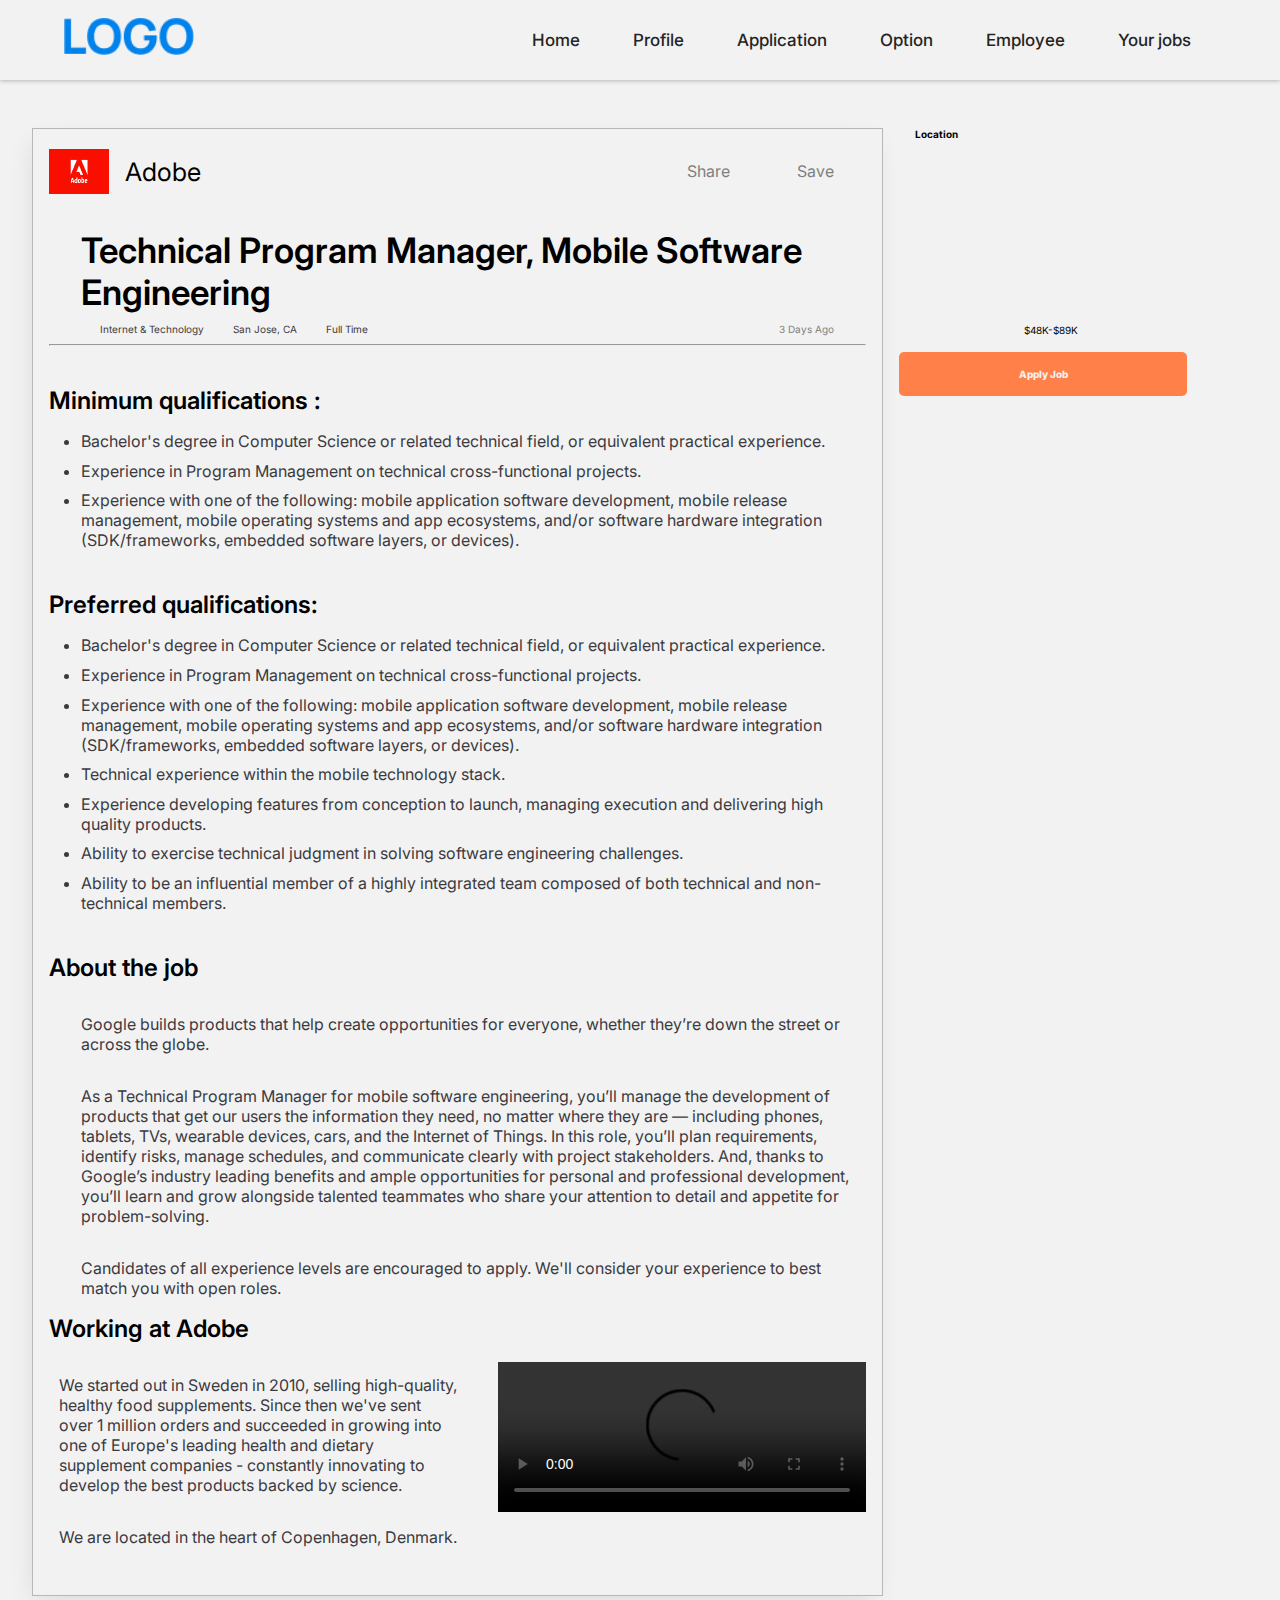
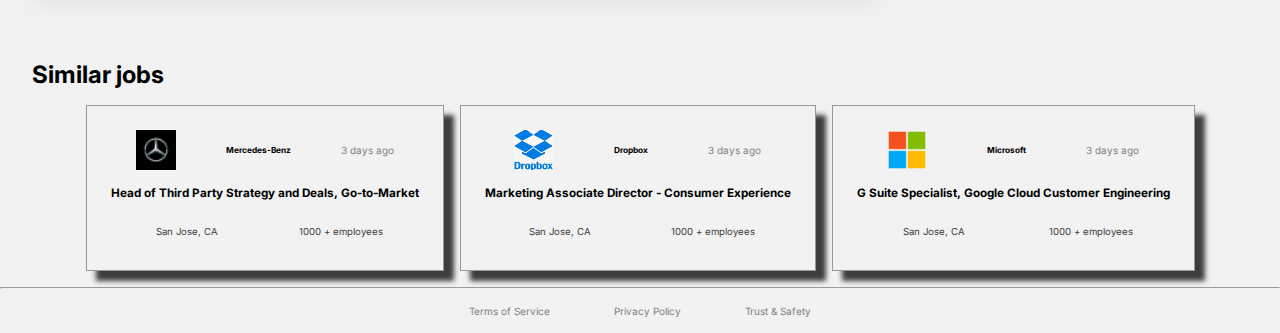
<file: result-job.html>
<!DOCTYPE html>
<html lang="en">
  <head>
    <meta charset="UTF-8" />
    <meta http-equiv="X-UA-Compatible" content="IE=edge" />
    <meta name="viewport" content="width=device-width, initial-scale=1.0" />
    <!-- google font -->
    <link
      href="https://fonts.googleapis.com/css2?family=Inter:wght@100;200;300;400;500;600;700;800;900&display=swap"
      rel="stylesheet"
    />
    <!-- font awsome -->
    <link
      rel="stylesheet"
      href="https://cdnjs.cloudflare.com/ajax/libs/font-awesome/5.15.3/css/all.min.css"
      integrity="sha512-iBBXm8fW90+nuLcSKlbmrPcLa0OT92xO1BIsZ+ywDWZCvqsWgccV3gFoRBv0z+8dLJgyAHIhR35VZc2oM/gI1w=="
      crossorigin="anonymous"
      referrerpolicy="no-referrer"
    />
    <!-- custom css -->
    <link rel="stylesheet" href="./css/resul-job.css" />
    <!-- responsive css -->
    <link rel="stylesheet" href="./responsive css/result-job-res.css">
    <title>Result of job</title>
  </head>
  <body>
     <!----------------- navbar-start ---------------->
     <div class="navbar-area">
      <div class="container">
          <div class="main-menu">
              <div class="logo-area">
                  <a href="#"><img src="img/logo.png" alt="Logo"></a>
              </div>
              <div class="menu-area">
                <ul>
                  <li><a href="./index.html">Home</a></li>
                  <li><a href="./profile.html">Profile</a></li>
                  <li><a href="./view-application.html">Application</a></li>
                  <li><a href="./result-job.html">Option</a></li>
                  <li><a href="./resul-employee.html">Employee</a></li>
                  <li><a href="./result.html">Your jobs</a></li>
              </ul>
              </div>
          </div>
      </div>
  </div>
  <!--------------------- navbar-end --------------------->
    <section>
      <div class="main">
        <div class="left">
          <section class="row-1">
            <div class="imgg">
              <img src="./img/adobe logo.png" alt="" />
              <p>Adobe</p>
              <div class="star">
                <i class="fas fa-star"></i>
                <i class="fas fa-star"></i>
                <i class="fas fa-star"></i>
                <i class="fas fa-star"></i>
                <i class="fas fa-star"></i>
              </div>
            </div>
            <div class="share">
              <a href="#"><i class="fas fa-share-alt"></i> Share</a>
              <a href="#"><i class="far fa-bookmark"></i> Save</a>
            </div>
          </section>
          <h2>Technical Program Manager, Mobile Software Engineering</h2>

          <div class="row-2">
            <div class="internet">
              <ol>
                <li>
                  <i class="fas fa-signal"></i
                  ><a href="#">Internet & Technology</a>
                </li>
                <li>
                  <i class="fas fa-search-location"></i
                  ><a href="#">San Jose, CA</a>
                </li>
                <li>
                  <i class="far fa-clock"></i>
                  <a href="#">Full Time</a>
                </li>
              </ol>
            </div>
            <div class="days">
              <p>3 Days Ago</p>
            </div>
          </div>
          <hr />

          <div class="row-3">
            <h4>Minimum qualifications :</h4>
            <ul>
              <li>
                Bachelor's degree in Computer Science or related technical
                field, or equivalent practical experience.
              </li>
              <li>
                Experience in Program Management on technical cross-functional
                projects.
              </li>
              <li>
                Experience with one of the following: mobile application
                software development, mobile release management, mobile
                operating systems and app ecosystems, and/or software hardware
                integration (SDK/frameworks, embedded software layers, or
                devices).
              </li>
            </ul>
          </div>
          <!-- row 4 but same as row 3 -->
          <div class="row-3">
            <h4>Preferred qualifications:</h4>
            <ul>
              <li>
                Bachelor's degree in Computer Science or related technical
                field, or equivalent practical experience.
              </li>
              <li>
                Experience in Program Management on technical cross-functional
                projects.
              </li>
              <li>
                Experience with one of the following: mobile application
                software development, mobile release management, mobile
                operating systems and app ecosystems, and/or software hardware
                integration (SDK/frameworks, embedded software layers, or
                devices).
              </li>
              <li>Technical experience within the mobile technology stack.</li>
              <li>
                Experience developing features from conception to launch,
                managing execution and delivering high quality products.
              </li>
              <li>
                Ability to exercise technical judgment in solving software
                engineering challenges.
              </li>
              <li>
                Ability to be an influential member of a highly integrated team
                composed of both technical and non-technical members.
              </li>
            </ul>
          </div>

          <div class="row-5">
            <h4>About the job</h4>
            <p>
              Google builds products that help create opportunities for
              everyone, whether they’re down the street or across the globe.
            </p>
            <p>
              As a Technical Program Manager for mobile software engineering,
              you’ll manage the development of products that get our users the
              information they need, no matter where they are — including
              phones, tablets, TVs, wearable devices, cars, and the Internet of
              Things. In this role, you’ll plan requirements, identify risks,
              manage schedules, and communicate clearly with project
              stakeholders. And, thanks to Google’s industry leading benefits
              and ample opportunities for personal and professional development,
              you’ll learn and grow alongside talented teammates who share your
              attention to detail and appetite for problem-solving.
            </p>
            <p>
              Candidates of all experience levels are encouraged to apply. We'll
              consider your experience to best match you with open roles.
            </p>
          </div>

          <!-- row 6 -->
          <div class="row-6">
            <div class="working">
              <h4>Working at Adobe</h4>
              <p>
                We started out in Sweden in 2010, selling high-quality, healthy
                food supplements. Since then we've sent over 1 million orders
                and succeeded in growing into one of Europe's leading health and
                dietary supplement companies - constantly innovating to develop
                the best products backed by science.
              </p>
              <p>We are located in the heart of Copenhagen, Denmark.</p>
            </div>

            <div class="videoo">
              <video controls  src="https://www.youtube.com/watch?v=RGSN4S5jn4o"  ></video>
            </div>
          </div>
        </div>

        <!-- right section -->
        <div class="right">
          <h4>Location</h4>
          <div class="mapouter">
            <div class="gmap_canvas">
              <iframe
                width="280"
                height="280"
                id="gmap_canvas"
                src="https://maps.google.com/maps?q=2880%20Broadway,%20New%20York&t=&z=13&ie=UTF8&iwloc=&output=embed"
                frameborder="0"
                scrolling="no"
                marginheight="0"
                marginwidth="0"
              ></iframe
              >
              </style>
            </div>
          </div>

          <div class="money">
            <i class="fas fa-money-check-alt"></i>
            <p>$48K-$89K</p>
          </div>

          <a class="button" href="#">Apply Job</a>


        </div>
      </div>
    </container>
    <!-- more job -->

    <section  class="more">
      <h2>Similar jobs</h2>
        <div class="last-part">
          
            <div class="job-1">
                  <div class="logo-days">
                    <img src="./img/Mercedez Logo.png" alt="#">
                    <h5>Mercedes-Benz</h5>
                    <p>3 days ago</p>
                  </div>
                  <h3>Head of Third Party Strategy and Deals, Go-to-Market</h3>
                  
                  <ol>
                    <li>
                      <i class="fas fa-search-location"></i
                      ><a href="#">San Jose, CA</a>
                    </li>
                    <li>
                      <i class="fas fa-user-alt"></i><a href="#">1000 + employees</a>
                    </li>
                  </ol>
            </div>
            <div class="job-1">
                  <div class="logo-days">
                    <img src="./img/dropbox.jpg" alt="#">
                    <h5>Dropbox</h5>
                    <p>3 days ago</p>
                  </div>
                  <h3>Marketing Associate Director - Consumer Experience</h3>

                  <ol>
                    <li>
                      <i class="fas fa-search-location"></i
                      ><a href="#">San Jose, CA</a>
                    </li>
                    <li>
                      <i class="fas fa-user-alt"></i><a href="#">1000 + employees</a>
                    </li>
                  </ol>
            </div>
            <div class="job-1">
                  <div class="logo-days">
                    <img src="./img/microsoft.png" alt="#">
                    <h5>Microsoft</h5>
                    <p>3 days ago</p>
                  </div>
                  <h3>G Suite Specialist, Google Cloud Customer Engineering</h3>

                  <ol>
                    <li>
                      <i class="fas fa-search-location"></i
                      ><a href="#">San Jose, CA</a>
                    </li>
                    <li>
                      <i class="fas fa-user-alt"></i><a href="#">1000 + employees</a>
                    </li>
                  </ol>
            </div>
           
        </div>
    </section>
<hr>
    <!-- footer -->
    <footer>
        <ul>
          <li><a href="#">Terms of Service</a></li>
          <li><a href="#">Privacy Policy</a></li>
          <li><a href="#">Trust & Safety</a></li>
        </ul>
      </footer>
  </body>
</html>
</file>
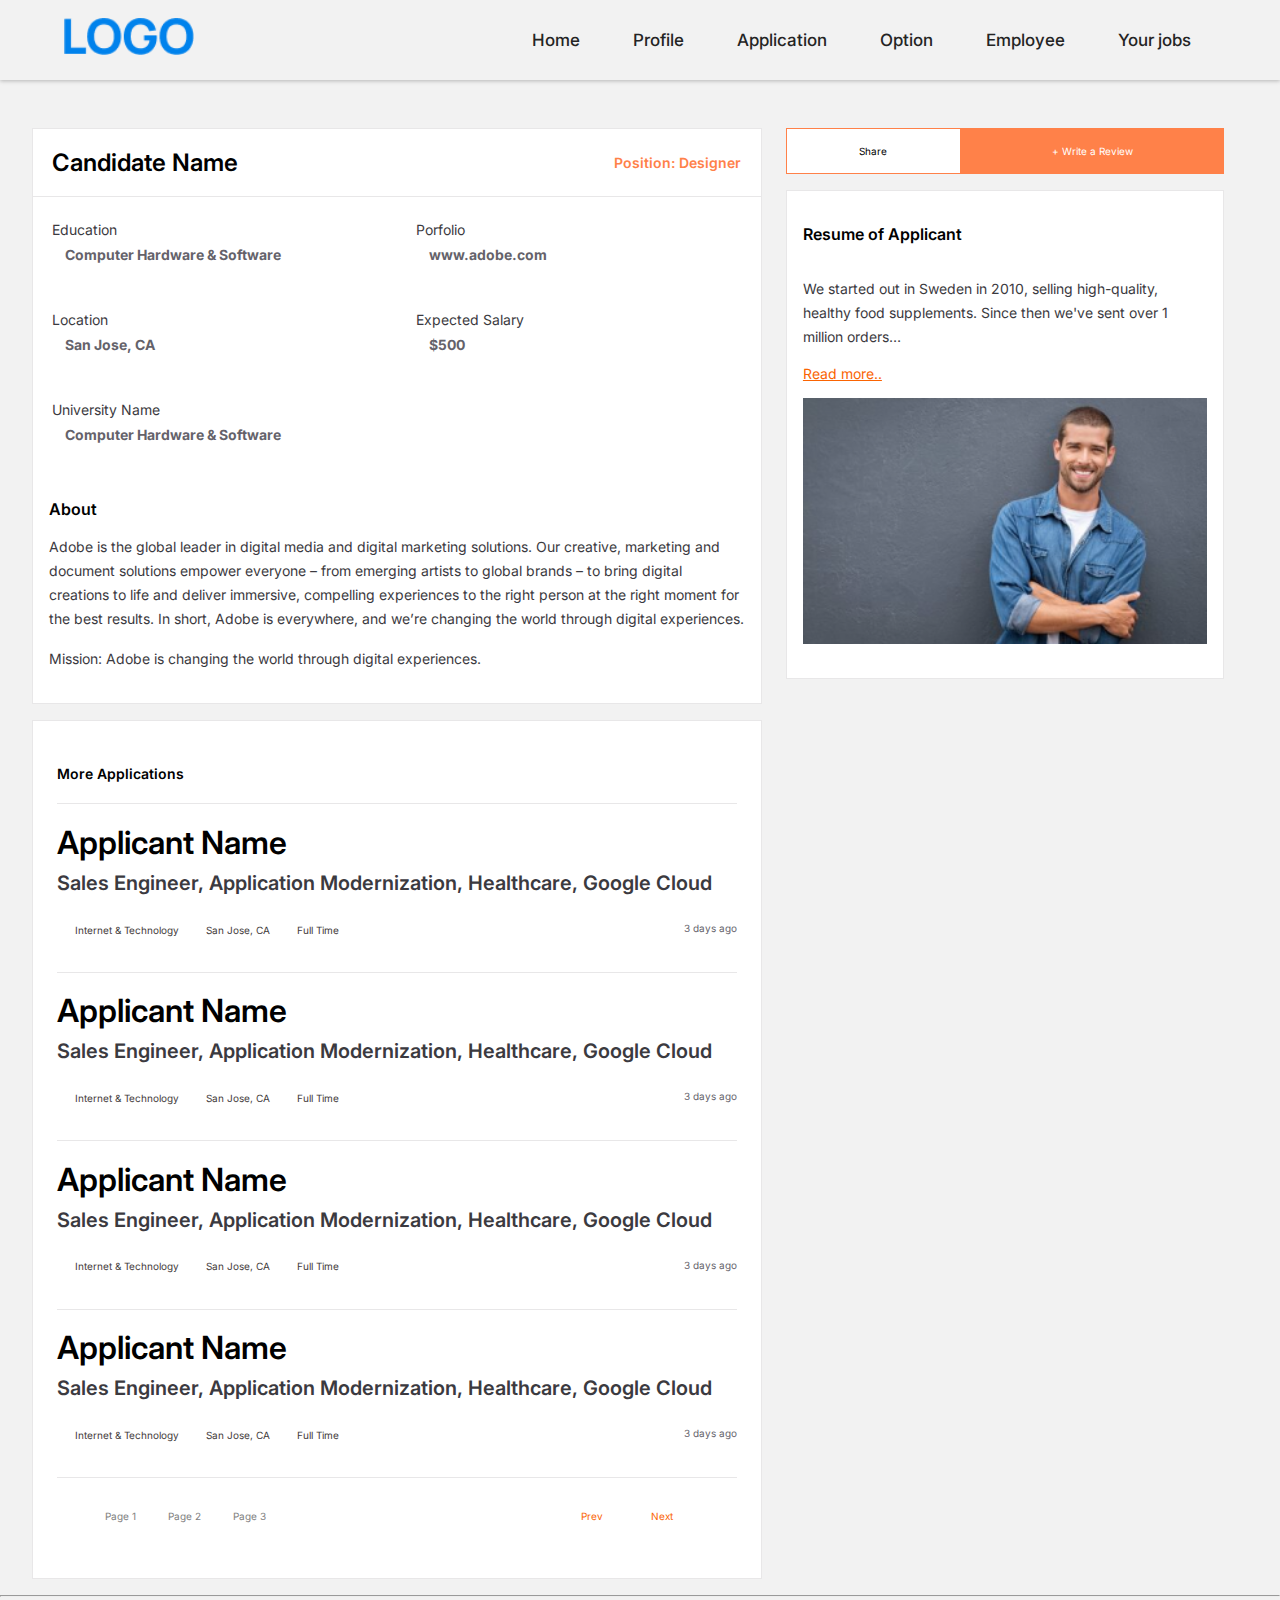
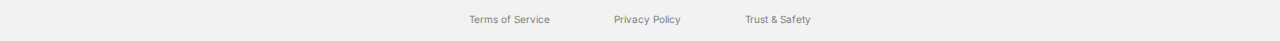
<file: view-application.html>
<!DOCTYPE html>
<html lang="en">
  <head>
    <meta charset="UTF-8" />
    <meta http-equiv="X-UA-Compatible" content="IE=edge" />
    <meta name="viewport" content="width=device-width, initial-scale=1.0" />
    <!-- google font -->
    <link
      href="https://fonts.googleapis.com/css2?family=Inter:wght@100;200;300;400;500;600;700;800;900&display=swap"
      rel="stylesheet"
    />
    <!-- font awsome -->
    <link
      rel="stylesheet"
      href="https://cdnjs.cloudflare.com/ajax/libs/font-awesome/5.15.3/css/all.min.css"
      integrity="sha512-iBBXm8fW90+nuLcSKlbmrPcLa0OT92xO1BIsZ+ywDWZCvqsWgccV3gFoRBv0z+8dLJgyAHIhR35VZc2oM/gI1w=="
      crossorigin="anonymous"
      referrerpolicy="no-referrer"
    />
    <!-- custom css -->
    <link rel="stylesheet" href="./css/view.css" />
    <!-- responsive css -->
    <link rel="stylesheet" href="./responsive css/view-res.css">
    <title>View Application</title>
  </head>
  <body>
     <!----------------- navbar-start ---------------->
     <div class="navbar-area">
      <div class="container">
          <div class="main-menu">
              <div class="logo-area">
                  <a href="#"><img src="img/logo.png" alt="Logo"></a>
              </div>
              <div class="menu-area">
                <ul>
                  <li><a href="./index.html">Home</a></li>
                  <li><a href="./profile.html">Profile</a></li>
                  <li><a href="./view-application.html">Application</a></li>
                  <li><a href="./result-job.html">Option</a></li>
                  <li><a href="./resul-employee.html">Employee</a></li>
                  <li><a href="./result.html">Your jobs</a></li>
              </ul>
              </div>
          </div>
      </div>
  </div>
  <!--------------------- navbar-end --------------------->
    <section>
      <div class="main">
        <div class="left">
          <div class="upper">
            <div class="row1">
              <h4>Candidate Name</h4>
              <p>Position: Designer</p>
            </div>

            <div class="row2">
              <ul>
                <li>
                  <p><i class="fas fa-graduation-cap"></i>Education</p>
                  <h6>Computer Hardware & Software</h6>
                </li>

                <li>
                  <p><i class="fas fa-globe"></i>Porfolio</p>
                  <h6>www.adobe.com</h6>
                </li>

                <li>
                  <p><i class="fas fa-map-marker-alt"></i> Location</p>
                  <h6>San Jose, CA</h6>
                </li>

                <li>
                  <p><i class="fas fa-hand-holding-usd"></i> Expected Salary</p>
                  <h6>$500</h6>
                </li>

                <li>
                  <p><i class="fas fa-university"></i>University Name</p>
                  <h6>Computer Hardware & Software</h6>
                </li>
                <li>
                 
                </li>

              </ul>
            </div>

            <div class="row3">
              <h5>About</h5>
              <p>
                Adobe is the global leader in digital media and digital
                marketing solutions. Our creative, marketing and document
                solutions empower everyone – from emerging artists to global
                brands – to bring digital creations to life and deliver
                immersive, compelling experiences to the right person at the
                right moment for the best results. In short, Adobe is
                everywhere, and we’re changing the world through digital
                experiences.
              </p>
              <p>
                Mission: Adobe is changing the world through digital
                experiences.
              </p>
            </div>
          </div>

          <!-- more application -->
          <div class="more">
            <div class="row4">
              <h4>More Applications</h4>
            </div>
            <div class="row5">
              <section>
                <h5>Applicant Name</h5>
                <i class="far fa-bookmark"></i>
              </section>
              <section>
                <h3>
                  Sales Engineer, Application Modernization, Healthcare, Google
                  Cloud
                </h3>
              </section>
              <section>
                <ol>
                  <li>
                    <i class="fas fa-signal"></i
                    ><a href="#">Internet & Technology</a>
                  </li>
                  <li>
                    <i class="fas fa-search-location"></i
                    ><a href="#">San Jose, CA</a>
                  </li>
                  <li>
                    <i class="far fa-clock"></i>
                    <a href="#">Full Time</a>
                  </li>
                </ol>
                <p>3 days ago</p>
              </section>
            </div>
            <div class="row5">
              <section>
                <h5>Applicant Name</h5>
                <i class="far fa-bookmark"></i>
              </section>
              <section>
                <h3>
                  Sales Engineer, Application Modernization, Healthcare, Google
                  Cloud
                </h3>
              </section>
              <section>
                <ol>
                  <li>
                    <i class="fas fa-signal"></i
                    ><a href="#">Internet & Technology</a>
                  </li>
                  <li>
                    <i class="fas fa-search-location"></i
                    ><a href="#">San Jose, CA</a>
                  </li>
                  <li>
                    <i class="far fa-clock"></i>
                    <a href="#">Full Time</a>
                  </li>
                </ol>
                <p>3 days ago</p>
              </section>
            </div>
            <div class="row5">
              <section>
                <h5>Applicant Name</h5>
                <i class="far fa-bookmark"></i>
              </section>
              <section>
                <h3>
                  Sales Engineer, Application Modernization, Healthcare, Google
                  Cloud
                </h3>
              </section>
              <section>
                <ol>
                  <li>
                    <i class="fas fa-signal"></i
                    ><a href="#">Internet & Technology</a>
                  </li>
                  <li>
                    <i class="fas fa-search-location"></i
                    ><a href="#">San Jose, CA</a>
                  </li>
                  <li>
                    <i class="far fa-clock"></i>
                    <a href="#">Full Time</a>
                  </li>
                </ol>
                <p>3 days ago</p>
              </section>
            </div>
            <div class="row5">
              <section>
                <h5>Applicant Name</h5>
                <i class="far fa-bookmark"></i>
              </section>
              <section>
                <h3>
                  Sales Engineer, Application Modernization, Healthcare, Google
                  Cloud
                </h3>
              </section>
              <section>
                <ol>
                  <li>
                    <i class="fas fa-signal"></i
                    ><a href="#">Internet & Technology</a>
                  </li>
                  <li>
                    <i class="fas fa-search-location"></i
                    ><a href="#">San Jose, CA</a>
                  </li>
                  <li>
                    <i class="far fa-clock"></i>
                    <a href="#">Full Time</a>
                  </li>
                </ol>
                <p>3 days ago</p>
              </section>
            </div>

            <!-- page next section -->

            <div class="page-next">
              <div class="page">
                <ul>
                  <li><a href="#">Page 1</a></li>
                  <li><a href="#">Page 2</a></li>
                  <li><a href="#">Page 3</a></li>
                </ul>
              </div>
              <div class="next">
                <ul>
                  <li>
                    <a href="#"><i class="fas fa-arrow-left"></i> Prev</a>
                  </li>
                  <li>
                    <a href="#">Next <i class="fas fa-arrow-right"></i> </a>
                  </li>
                </ul>
              </div>
            </div>
          </div>
        </div>
<!-- right part -->
        <div class="right">
          <div class="right-row1">
            <a class="share" href="#"><i class="fas fa-share-alt"></i> Share</a>
            <a class="review" href="#"> + Write a Review</a>
          </div>

          <div class="resume">
            <h3>Resume of Applicant</h3>
            <p>
              We started out in Sweden in 2010, selling high-quality, healthy
              food supplements. Since then we've sent over 1 million orders…
            </p>
            <a href="#">Read more..</a>
            <img src="./img/Rectangle.png" alt="#">
          </div>
        </div>
      </div>
    </section>

    <hr />
    <!-- footer -->
    <footer>
      <ul>
        <li><a href="#">Terms of Service</a></li>
        <li><a href="#">Privacy Policy</a></li>
        <li><a href="#">Trust & Safety</a></li>
      </ul>
    </footer>
  </body>
</html>
</file>
<file: css/home.css>
body{
    margin: 0; 
    padding: 0; 
    font-family: 'Inter', sans-serif;
    /* font-family: 'Manrope', sans-serif; */
}

.container{
    width: 90%; 
    margin: auto; 
}
.inner-container{
    width: 92%; 
    margin: auto;
}

.hero-section{
    background-image: linear-gradient(to right, #0082EC , #AADBEA);
    overflow: hidden;
    
}

/* ------------ navbar-start-here ------------ */
.navbar-area{
    overflow: hidden;
}
.logo-area{
    width: 20%; 
    float: left;
    overflow: hidden;
}
.menu-area{
    width: 50%;
    float: left;
    overflow: hidden;
}
.register-area{
    width: 30%;
    float: left;
    overflow: hidden;
}

.logo-area img {
    width: 130px;
    padding: 18px 0;
}

.menu-area{
    position: relative;
}
.menu-area::after{
    content: ''; 
    height: 1px;
    width: 240px; 
    background: #fff;
    position: absolute;
    left: 50%; 
    bottom: 4px;
    transform: translate(-50%);

}
.menu-area ul{
    list-style: none;
    padding: 0; 
    margin: 0; 
    text-align: center;
}
.menu-area ul li{
    display: inline-block;
}
.menu-area ul li a {
	font-size: 17px;
	text-decoration: none;
	color: #fff;
	font-weight: 500;
	display: inline-block;
	padding: 14px 0px;
	margin: 20px 5px;
	transition: .2s;
}
.menu-area ul li a:hover{
    color: #000;
}

.register-area{

}
.register-area ul{
    list-style: none;
    padding: 0;
    margin: 0;
    text-align: right;
}
.register-area ul li{
    display: inline-block;
}
.register-area ul li a{
    font-size: 17px; 
    color: #fff; 
    text-decoration: none;
    font-weight: 600;
    display: inline-block;
    padding: 10px 22px;
    margin: 20px 0;
    border: 2px solid #fff;
    transition: .2s;
}
.register-area ul li a:hover{
    color: #000;
    border: 2px solid #000 ;

}
.register-area ul li:last-child a{
    background: #fff;
    color: #000;
    margin-left: 20px;
    padding: 10px 26px;
    border: 2px solid #fff;
    transition: .2s;

}
.register-area ul li:last-child a:hover{
    background: rgb(243, 239, 239);
    border: 2px solid #000 ;
}

/* ------------- responsive for only navbar ------------- */
@media only screen and (max-width: 948px){
    .logo-area {
        width: 16%;
    }
    .register-area {
        width: 34%;
    }
    .logo-area img {
        width: 120px;
        margin-top: 6px;
    }
}
@media only screen and (max-width: 828px){
    .logo-area img{
        width: 100%;
    }
    .menu-area {
        width: 45%;
    }
    .register-area {
        width: 39%;
    }
    .menu-area ul li a {
        font-size: 16px;
        padding: 5px 0px;
        margin: 15px 0;
    }
    .logo-area img{
        margin-top: 0; 
    }
    .register-area ul li a {
        font-size: 15px;
        padding: 10px 18px;
        margin: 15px 0;
    }
    .register-area ul li a {
        font-size: 15px;
        padding: 7px 18px;
        margin: 10px 0;
    }
    .register-area ul li:last-child a {
        background: #fff;
        color: #000;
        margin-left: 10px;
        padding: 8px 15px;
    }
}
@media only screen and (max-width: 645px){
    .logo-area {
        width: 100%;
        text-align: center;
        margin-bottom: -5px;
    }
    .logo-area img{
        width: 100px;
    }
    .menu-area {
        width: 50%;
        margin-bottom: 10px;
    }
    .menu-area::after{
        display: none;
    }
    .register-area {
        width: 50%;
        margin-bottom: 10px;
    }
    .menu-area ul {
        text-align: left;
    }
    .menu-area ul li a {
        font-size: 14px;
        padding: 3px 0px;
        margin: 4px 0;
    }
    .register-area ul li a {
        font-size: 13px;
        padding: 3px 10px;
        margin: 1px 0;
    }
    .register-area ul li:last-child a {
        background: #fff;
        color: #000;
        margin-left: 12px;
        padding: 3px 10px;
    }
}
@media only screen and (max-width: 645px){
    
    .logo-area img {
        width: 90px;
    }
    .menu-area {
        width: 55%;
    }
    .register-area {
        width: 45%;
    }
    .menu-area ul li a {
        font-size: 12px;
        padding: 3px 7px;
        margin: 4px 0;
    }
    .register-area ul li a {
        font-size: 12px;
        padding: 2px 0px;
        margin: 1px 0;
    }
    .register-area ul li:last-child a {
        background: #fff;
        color: #000;
        margin-left: 5px;
        padding: 2px 7px;
    }
}
/* ------------ navbar-end-here ------------ */


/* ----------- banner-section-start-here ---------- */
.banner-section{
}

.banner-content{
    width: 52%; 
    float: left;
    overflow: hidden;
    padding: 100px 0;
}
.banner-image{
    width: 48%; 
    float: right;
    position: relative;
}
.hero-section{
}
.banner-image img{
    position: absolute;
    top: -20px; 
    right: -100px; 
}

.banner-content h1{
    font-size: 64px; 
    font-family: 'Manrope', sans-serif;
    color: #fff; 
    line-height: 82px;
    font-weight: 600;
    margin-bottom: 0;
}
.banner-content p{
    font-size: 16px; 
    line-height: 26px;
    font-weight: 400;
    color: #fff;
}



/*---------- profile-section-start-here ---------- */
.profile-section{
    overflow: hidden;
    padding-bottom: 50px;
}
.profile-area{
    overflow: hidden;
    padding: 50px 0;
}
.profile-title{
    width: 30%; 
    float: left;
    overflow: hidden;
}

.profile-title h3{
    font-size: 24px;
    font-family: 'Manrope', sans-serif;
    color: #8E8C95; 
    line-height: 33px;
    font-weight: 600;

}
.profile-content{
    width: 70%; 
    overflow: hidden;
}

.profile-content{

}
.profile-content ul{
    list-style: none;
    padding: 0; 
    margin: 0; 
}
.profile-content ul li{
    float: left;
    position: relative;
    padding-right: 50px;
}
.profile-content ul li a{
    font-size: 18px; 
    font-weight: 500;
    color: #000; 
    text-decoration: none;
    margin-top: 20px;
    display: inline-block;
    margin-right: 20px; 
    margin-left: 20px;
    line-height: 37px;
}

.profile-content ul li a span{
    height: 36px; 
    width: 36px;
    border-radius: 50%;
    background: #fff;
    display: inline-block;
    color: #FA6402;
    text-align: center;
    position: relative;
    margin-right: 6px;
}
.profile-content ul li a span::before{
    content: '';
    position: absolute;
    left: 0;
    top: 0;
    height: 36px; 
    width: 36px; 
    background: #F2F2F2;
    z-index: -1;
}

.profile-content ul li a i{
    font-size: 18px; 
    color: #B3B1B7;
    position: absolute;
    left: -10px;
    bottom: 0;
}

.profile-section hr{
    width: 82%;
    float: right;
    border-bottom: 0;
    border-top: 1px solid #E8E7E8;
}
/*----------- profile-section-end-here ----------- */




/*---------- brand-section-start-here ---------- */
.brand-section{

}
.brand-area-1{

}
.brand-section .brand-title h3{
    font-size: 28px;
    color: #000; 
    font-weight: 600;
    font-family: 'Manrope', sans-serif;
    text-align: center;
}

.brand-border{
    border: 1px solid #E7E7E7;
    margin: 50px 0;
    position: relative;
    padding-right: 30px;
    padding-left: 30px;
}
.owl-theme .item{
    text-align: center;
    margin-top: 15px;
}
.owl-next{
	position: absolute;
	right: -51px;
	top: 50%;
    transform: translateY(-50%);
}
.owl-theme .item a {
    display: inline-block;
}
.owl-theme .item a img{
    width: 100%;
}
.owl-prev{
    position: absolute;
	left: -51px;
	top: 50%;
    transform: translateY(-50%);
}
.owl-next span,
.owl-prev span{
    font-size: 21px;
}
.owl-theme .owl-nav [class*="owl-"]{
    height: 32px;
    width: 32px;
    border-radius: 50%;
    background: #fff !important;
    color: #000;
    border: 2px solid #E8E7E8 !important;
    box-shadow: 0px 0px 2px rgba(0, 0, 0, 0.30);   
}
.owl-theme .owl-nav [class*="owl-"]:hover{
    color: #000;
}

/* ------------brand-section-end-here ------------  */


/* ------- jobs-section-start-here ----- */
.jobs-section{
    padding: 60px 0;
    overflow: hidden;
}
.jobs-title-area{
    overflow: hidden;
}
.jobs-title{
    overflow: hidden;
}
.jobs-title h2{
    font-size: 48px;
    line-height: 65px;
    font-weight: 600;
    font-family: 'Manrope', sans-serif;
    margin-bottom: 0;
}
.jobs-category{
    float: right;
    overflow: hidden;
}
.jobs-category span{
    font-size: 17px; 
    color: #8E8C95;
    font-weight: normal;
}
.jobs-category select{
    background: transparent;
    border: 1.5px solid #ddd;
    font-size: 17px;
    font-family: 'Inter', sans-serif;
    padding: 2px 3px;
}

/*------ jobs-post-card-area -------- */

.jobs-post-card-area{
    padding: 60px 0;
}
.single-post{
    border: 1px solid #E8E7E8;
    background: #F9F9F9;
    width: 32%; 
    float: left;
    margin-right: 2%;
    padding: 24px;
    box-sizing: border-box;
    margin-bottom: 2%;
    min-height: 240px;
    position: relative;
    transition: .2s;
}
.single-post:hover .post-title a{
    color: #0082ec;
}

.single-post:hover{
    box-shadow: 1px 1px 20px 2px rgba(0, 0, 0, 0.20);
}

.single-post:nth-child(3),
.single-post:nth-child(6),
.single-post:nth-child(9),
.single-post:nth-child(12),
.single-post:nth-child(15),
.single-post:nth-child(18),
.single-post:nth-child(21),
.single-post:nth-child(24),
.single-post:nth-child(27),
.single-post:nth-child(30){
    margin-right: 0;
}

.post-logo-name{
    overflow: hidden;
}
.post-logo-name img{
    width: 28px;
    float: left;
    overflow: hidden;
    margin-right: 5px;
}
.post-logo-name h5{
    float: left;
    overflow: hidden;
    font-size: 14;
    font-weight: 600;
    color: #3B3A40;
    font-family: 'Manrope', sans-serif; 
    margin: 4px;
}
.post-logo-name span{
    float: right;
    overflow: hidden;
    font-size: 14px;
    line-height: 17px;
    color: #B3B1B7;
    font-weight: normal;
}

.post-title{
    overflow: hidden;
}
.post-title a{
    font-size: 18px;
    font-weight: 600;
    line-height: 27px;
    padding: 20px 0;
    display: inline-block;
    color: #3B3A40; 
    text-decoration: none;
}

.post-location{
    overflow: hidden;
    padding: 10px 0;
    position: absolute;
    bottom: 16px;
}
.post-location span{
    font-size: 14px;
    color: #64626A;
    font-weight: 500;
    margin-right: 25px;
    position: relative;
    padding-left: 20px;
}
.post-location span img{
    width: 15px;
    position: absolute;
    top: 0px;
    left: 0;
}
.post-location span:nth-child(2) img{
    top: 1px;
}

/*------------ internships-area -------------- */
.internships-area{
    background: linear-gradient(180deg, #F8F8FA 65.25%, #F6F8F9 78.83%, #F2F8F7 100%);
    overflow: hidden;
    padding-top: 40px;
}
.inter-title h2{
    font-size: 40px !important;
}
.internship-mt{
    padding-top: 0 !important
}
.internship-bg{
    background: #fff !important;
    
}
.jobs-category-a{
    float: right;
    margin-top: -30px
}
.jobs-category-a a{
    font-size: 17px; 
    color: #8a8795;
    font-weight: normal;
    text-decoration: none;
}
.jobs-category-a a:hover{
    color: #747083;
}

/*------- intership-slider -------- */

.internship-slider-area{
    background: linear-gradient(180deg, #F8F8FA 65.25%, #F6F8F9 78.83%, #F2F8F7 100%); 
    position: relative;
    overflow: hidden;
    padding: 100px 0;
}
.slider-bg{
    position: absolute;
    left: 0;
    top: 0; 
}
.mySlides {
    display: none;
  }
  img {
    vertical-align: middle;
  }

  /* Slideshow container */
  .slideshow-container {
    width: 95%;
    position: relative;
    margin: 0 auto;
  }

  /* Next & previous buttons */
  .prev,
  .next {
    cursor: pointer;
    position: absolute;
    top: 50%;
    width: auto;
    padding: 1%;
    margin-top: -22px;
    color: white;
    font-weight: bold;
    font-size: 18px;
    transition: 0.6s ease;
    border-radius: 0 3px 3px 0;
    user-select: none;
    background-color: #fff;
    color: black;
  }

  /* Position the "next button" to the right */
  .next {
    right: 0;
    border-radius: 3px 0 0 3px;
  }
  .prev {
    top: 26%;
    right: 0;
    border-radius: 3px 0 0 3px;
  }

  /* On hover, add a black background color with a little bit see-through */
  .prev:hover,
  .next:hover {
    background-color: rgba(0, 0, 0, 0.8);
    color: #fff;
  }

  /* Caption text */
  .text {
    color: black;
    font-size: 15px;
    padding: 8px 12px;
    position: absolute;
    bottom: 8px;
    width: 51%;
    text-align: left;
    background-color: #fff;
    left: 3rem;
    bottom: -1rem;
  }
  .text img {
    width: 15%;
    margin-left: 3%;
  }
  .text p {
    font-size: 85%;
    box-sizing: border-box;
  }
  .text h5 {
    display: inline;
  }
  .text h6 {
    display: inline;
    color: #808080;
  }

  /* Number text (1/3 etc) */
  .numbertext {
    color: #f2f2f2;
    font-size: 12px;
    padding: 8px 12px;
    position: absolute;
    top: 0;
  }

  /* The dots/bullets/indicators */
  .dot {
    cursor: pointer;
    height: 15px;
    width: 15px;
    margin: 0 2px;
    background-color: #bbb;
    border-radius: 50%;
    display: inline-block;
    transition: background-color 0.6s ease;
  }



  /* Fading animation */
  .fade {
    -webkit-animation-name: fade;
    -webkit-animation-duration: 1.5s;
    animation-name: fade;
    animation-duration: 1.5s;
  }

  /* slider above write */
  .for-write {
    position: relative;
  }
  .write {
    position: relative;
    top: -6rem;
    left: 15%;
    width: 14rem;
    background-color: #fff;
    padding: 1rem;
  }

  @-webkit-keyframes fade {
    from {
      opacity: 0.4;
    }
    to {
      opacity: 1;
    }
  }

  @keyframes fade {
    from {
      opacity: 0.4;
    }
    to {
      opacity: 1;
    }
  }

  /* On smaller screens, decrease text size */
  @media only screen and (max-width: 300px) {
    .prev,
    .next,
    .text {
      font-size: 11px;
    }
  }





/* ---------discovering-section -------- */
.discovering-section{
    overflow: hidden;
    padding: 56px 0;

}
.discovering-title{
    width: 50%;
    float: left;
    overflow: hidden;
}
.discovering-title h2{
    font-size: 48px; 
    line-height: 68px;
    font-family: 'Manrope', sans-serif;
    font-weight: 300;
}
.discovering-title h2 a{
    width: 20px;
    display: inline-block;
    float: right;
    margin-right: 50px;
    position: relative;
    padding: 10px;
}

.discovering-title h2 a::before{
    content: '';
    width: 42px;
    height: 42px;
    background: #fff;
    box-shadow: 2px 5px 15px 2px rgba(0, 0, 0, 0.15);
    position: absolute;
    left: 0; 
    bottom: 12px;
    z-index: -1;
    transition: .2s;
}
.discovering-title h2 a:hover::before{
    box-shadow: 2px 5px 15px 2px rgba(0, 0, 0, 0.25);
}

.discovering-search{
    width: 50%; 
    overflow: hidden;
    position: relative;
    padding-bottom: 30px;
    padding-right: 20px;
    box-sizing: border-box;
    
}
.discovering-search input{
    float: right;
    background: #FF8149;
    color: #fff; 
    border: 2px solid #FF8149;
    padding-top: 15px; 
    padding-bottom: 15px;
    padding-right: 16px; 
    padding-left: 50px;
    font-size: 18px;
    margin-top: 80px;
}
input:focus-visible {
	outline: none;
    box-shadow: 2px 2px 15px 2px rgba(0, 0, 0, 0.20);
}

::-webkit-input-placeholder{
    color: #fff !important; 
}
.discovering-search i{
    position: absolute;
    right: 244px; 
    top: 100px; 
    color: #fff; 
    font-size: 18px; 
}
/*--------- discovering-section-end-here ------- */


/*-------- footer-section -------- */

.footer-section{
    background: #F7F7F7;
    overflow: hidden;
    padding-top: 70px;
}
.footer-menu{
    width: 90%;
    margin: auto;
    overflow: hidden;
}
.footer-widget{
    width: 19.2%; 
    float: left;
    overflow: hidden;
    margin-right: 1%;
}
.footer-widget:last-child{
    margin-right: 0;
}
.footer-widget h4{
    font-weight: 800;
    font-size: 14px;
    line-height: 19px;
    color: #3B3A40; 
    font-family: 'Manrope', sans-serif;
}
.footer-widget ul{
    list-style: none;
    padding: 0; 
    margin: 0; 
}
.footer-widget ul li a{
    font-weight: normal;
    font-size: 14px;
    line-height: 28px;
    display: inline-block;
    padding: 3px 0;
    color: #64626A;
    text-decoration: none;
    transition: .2s;
}
.footer-widget li a:hover{
    
    color: #000;
    letter-spacing: .8px;
}

.footer-section hr{
    border-top: 1px solid #E8E7E8; 
    border-bottom: 0;
    margin-top: 50px;
}

/*----- footer-bottom ----- */
.footer-bottom{
    padding-top:  18px;
    padding-bottom: 20px;
    overflow: hidden;

}
.social-icon{
    width: 25%;
    float: left;
    overflow: hidden;
}
.social-icon ul{
    list-style: none;
    padding: 0; 
    margin: 0; 
}
.social-icon ul li{
    float: left;
    margin-right: 15px;
}
.social-icon ul li a{
    display: inline-block;
    font-size: 14px; 
    height: 14px; 
    width: 14px; 
    background: #55ACEE;
    border-radius: 50%;
    padding: 8px;
    text-align: center; 
    color: #fff; 
}

.social-icon ul li:nth-child(2) a{
    background: #3B5998;
}
.social-icon ul li:nth-child(3) a{
    background: #0976B4;
}

.footer-bottom-menu{
    width: 55%; 
    float: left;
    overflow: hidden;
}
.footer-bottom-menu ul{
    list-style: none;
    padding: 0; 
    margin: 0; 
}
.footer-bottom-menu ul li{
    float: left;
    margin-right: 30px;
}
.footer-bottom-menu ul li a{
    font-weight: normal;
    font-size: 13px;
    line-height: 15px;    
    color: #64626A;
    text-decoration: none;
    display: inline-block;
}
.footer-bottom-menu ul li a:hover{
    text-decoration: underline;
}
.footer-language{
    width: 20%; 
    overflow: hidden;
    text-align: right;
}
.footer-language span{
    font-size: 13px;
    color: #64626A;
    font-weight: normal;
}
.footer-language select{
    background: transparent;
    border: 1.5px solid #ddd;
    font-size: 13px;
    font-family: 'Inter', sans-serif;
    padding: 2px 3px;
}
</file>
<file: responsive css/home-responsive.css>
@media only screen and (max-width: 1280px){
    .profile-title h3 {
        font-size: 20px !important;
    }
    .profile-content ul li {
        padding-right: 10px !important;
    }
}

@media only screen and (max-width: 1080px){
    .profile-title {
        width: 100% !important;
        float: none;
        text-align: center;
    }
    .profile-title h3 {
        font-size: 24px !important;
    }
    .profile-content {
        width: 100% !important;
    }
    .profile-content ul{
        text-align: center;
    }
    .profile-content ul li {
        float: none !important;
        display: inline !important;
    }
    .banner-content h1 {
        font-size: 46px !important;
        line-height: 65px !important;
    }
    .banner-content p {
        font-size: 14px !important;
    }
    .banner-content {
        width: 56% !important;
    }
    .banner-image {
        width: 44% !important;
    }
    .banner-content {
        padding: 40px 0 !important;
    }
    .jobs-title h2 {
        font-size: 41px !important;
        line-height: 60px !important;
    }
    .post-title a {
        font-size: 17px !important;
    }
    .inter-title h2 {
        font-size: 36px !important;
    }
    .discovering-title h2 {
        font-size: 38px !important;
    }
    .footer-widget ul li a {
        font-size: 13px !important;
    }
}

@media only screen and (max-width: 980px){
    .post-title a {
        font-size: 16px !important;
    }
    .post-location span {
        font-size: 12px !important;
        margin-right: 10px !important;
        padding-left: 20px !important;
    }
    .post-logo-name img {
        width: 22px !important;
        margin-right: 4px !important;
    }
    .post-logo-name h5 {
        margin: 0px !important;
    }
    .post-logo-name span {
        font-size: 12px !important;
    }
    .single-post {
        padding: 19px !important;
    }
    .discovering-title h2 {
        font-size: 31px !important;
    }
    .discovering-section {
        padding: 27px 0 !important;
    }
}

@media only screen and (max-width: 768px){
    .banner-content h1 {
        font-size: 30px !important;
        line-height: 46px !important;
    }
    .banner-content p {
        font-size: 11px !important;
        line-height: 19px !important;
    }
    .banner-content {
        padding: 17px 0 !important;
    }
    .profile-area {
        padding: 22px 0 !important;
    }
    .profile-title h3 {
        font-size: 24px !important;
    }
    .brand-section .brand-title h3 {
        font-size: 24px !important;
    }
    .brand-border {
        margin: 29px 0 !important;
    }
    .jobs-section {
        padding-top: 0 !important;
    }
    .jobs-post-card-area {
        padding: 32px 0 !important;
    }
    .post-title a {
        font-size: 13px !important;
        line-height: 23px !important;
    }
    .post-logo-name img {
        width: 17px !important;
    }
    .post-location span img {
        width: 12px !important;
    }
    .post-location span {
        font-size: 11px !important;
        margin-right: 7px !important;
        padding-left: 16px !important;
    }
    .single-post {
        min-height: 215px !important;
    }

    .jobs-title h2 {
        font-size: 27px !important;
        line-height: 41px !important;
    }
    .inter-title h2 {
        font-size: 28px !important;
    }
    .internships-area {
        padding-top: 6px !important;
    }
    .discovering-title h2 {
        font-size: 22px !important;
        line-height: 44px !important;
    }
    .discovering-search input {
        padding-right: 0 !important;
        margin-top: 35px !important;
    }
    .discovering-search i {
        right: 231px !important;
        top: 50px !important;
    }
    .profile-content ul li a {
        font-size: 16px !important;
        margin-top: 15px !important;
        margin-right: 14px !important;
        margin-left: 14px !important;
        line-height: 30px !important;
    }
    .profile-content ul li a span {
        height: 30px !important;
        width: 30px !important;
    }
    .profile-content ul li a span::before {
        height: 30px !important;
        width: 30px !important;
    }

}

@media only screen and (max-width: 680px){
    .profile-content ul li {
        float: left !important;
    }
    .single-post {
        width: 100% !important;
        padding: 37px !important;
        margin-bottom: 25px !important;
    }
    .post-logo-name h5 {
        font-size: 16px !important;
        margin: 0px !important;
    }
    .post-logo-name span {
        font-size: 14px !important;
    }

    .post-logo-name img {
        width: 23px !important;
        margin-right: 11px !important;
    }
    .post-title a {
        font-size: 19px !important;
        line-height: 29px !important;
        padding: 35px 0 !important;
    }
    .post-location span {
        font-size: 14px !important;
        font-size: 14px !important;
        padding-left: 20px !important;
    }
    .post-location span img {
        width: 14px !important;
    }
    .discovering-title {
        width: 100% !important;
    }
    .discovering-title h2 {
        font-size: 26px !important;
    }
    .discovering-search input {
        float: none !important;
    }
    .discovering-search i {
        position: absolute;
        right: 165px !important;
        top: 55px !important;
    }
}
@media only screen and (max-width: 414px){
    .footer-menu {
        width: 90%;
        margin: auto;
        overflow: hidden;
        display: none;
    }
    .social-icon {
        width: 50% !important;
    }
    .footer-bottom-menu ul {
        display: none;
    }
    .footer-language {
        width: 50%;
    }
    .discovering-search {
        width: 59%;
    }
    .footer-section {
        padding-top: 0;
    }
}
</file>
<file: css/profile.css>
body{
    margin: 0; 
    padding: 0; 
    font-family: 'Inter', sans-serif;
    /* font-family: 'Manrope', sans-serif; */
}
.body-area-hidden{
    overflow: hidden;
}

.container{
    width: 90%; 
    margin: auto; 
}

.inner-container{
    width: 92%;
    margin: auto;
}

/* ------------ navbar-start-here ------------ */
.navbar-area{box-shadow: 0px 1px 4px rgba(0, 0, 0, 0.25);
    overflow: hidden;
}
.logo-area{
    width: 35%; 
    float: left;
    overflow: hidden;
}
.menu-area{
    width: 65%;
    float: left;
    overflow: hidden;
}


.logo-area img {
    width: 130px;
    padding: 18px 0;
}

.menu-area{

}
.menu-area ul{
    list-style: none;
    padding: 0; 
    margin: 0; 
    text-align: center;
    float: right;
}
.menu-area ul li{
    display: inline-block;
}
.menu-area ul li a{
    font-size: 17px; 
    text-decoration: none;
    color: #242424; 
    font-weight: 500;
    display: inline-block;
    padding: 10px 20px;
    margin: 20px 5px;
    transition: .2s;
}
.menu-area ul li a:hover{
    color: #0082EC;
}

.register-area{

}
.register-area ul{
    list-style: none;
    padding: 0;
    margin: 0;
    text-align: right;
}
.register-area ul li{
    display: inline-block;
}
.register-area ul li a{
    font-size: 17px; 
    color: #242424; 
    text-decoration: none;
    font-weight: 600;
    display: inline-block;
    padding: 10px 22px;
    margin: 20px 0;
    border: 2px solid #0082EC;
    transition: .2s;
}
.register-area ul li a:hover{
    color: #0082EC;
    border: 2px solid #0069be ;

}
.register-area ul li:last-child a{
    background: #0082EC;
    color: #fff;
    margin-left: 20px;
    padding: 10px 26px;
    border: 2px solid #0082EC;
    transition: .2s;

}
.register-area ul li:last-child a:hover{
    background: #0069be;
    border: 2px solid #0069be ;
}

/* ------------- responsive for only navbar ------------- */
@media only screen and (max-width: 768px){
    .logo-area img {
        width: 90px;
        padding: 12px 0;
        margin-top: 8px;
    }
    .menu-area ul li a {
        font-size: 15px;
        padding: 2px 8px;
    }
}

@media only screen and (max-width: 376px){
    .menu-area ul li a {
        font-size: 13px;
        padding: 2px 2px;
    }
    .logo-area img {
        width: 71px;
        padding: 11px 0;
        margin-top: 8px;
    }
    .logo-area {
        width: 29% !important;
    }
    .menu-area {
        width: 71% !important;
    }
}
  
/* ------------ navbar-end-here ------------ */


/*--------- banner-section-start-here --------- */
.banner-section{
    overflow: hidden;
}

.banner-image{
    background-image: url('../img/slider1.png');
    background-repeat: no-repeat;
    background-size: 100% 100%;
    padding: 125px;
    position: relative;
}

.shere-writing{
    position: absolute;
    right: 34px; 
    bottom: 20px;

}
.shere-writing a{
    font-weight: 500;
    font-size: 14px;
    line-height: 17px;
    color: #64626A;
    background: #fff;
    display: inline-block;
    padding: 12px 40px;
    text-decoration: none;
    padding-left: 45px !important;
    position: relative;
}
.shere-writing a:hover{
    background: rgb(255, 236, 236);
}
.shere-writing a img{
    width: 14px; 
    position: absolute;
    left: 23px;
    top: 14px;
}
.shere-writing a:nth-child(2){
    margin-left: -5px;
    background: #FF8149;
    color: #fff; 
    font-weight: 600;
}
.shere-writing a:nth-child(2):hover{
    background: #fa5a15;
}


/*-------- company-profile-area-start-here ------ */
.company-profile-area{
    
}
.left-sidebar{
    width: 65%; 
    float: left;
    overflow: hidden;
    position: relative;
    margin-top: -97px;
    background: #fff;
}
hr{
    position: absolute;
    width: 95.5%;
    right: 0;
    margin-top: -4px;
    border-top: 2px solid #E8E7E8;
    border-bottom: 0;
}

.right-sidebar{
    width: 30%; 
    float: left;
    overflow: hidden;
    margin-left: 4%;
}
/*---------- top-profile-area --------- */
.top-profile-area{
    border: 1px solid #E8E7E8;
    padding: 26px;
    overflow: hidden;
}

.profile-title{
    overflow: hidden;
}
.profile-t-logo{
    float: left;
    overflow: hidden;
}
.profile-t-logo img{
    width: 70px;
}

.profile-t-name{
    margin-left: 15px;
    float: left;
    overflow: hidden;
}
.profile-t-name h3{
    font-weight: 600;
    font-size: 24px;
    line-height: 29px;
    color: #3B3A40;
    margin: 0;
    margin-top: 6px;
}
.profile-t-name span{
    font-weight: 500;
    font-size: 14px;
    color: #8E8C95;
    float: left;
    overflow: hidden;
    margin-top: 5px
}
.profile-t-name .star-icon{
    float: left;
    overflow: hidden;
    margin-top: 2px;
    margin-left: 5px;

}
.profile-t-name .star-icon i{
    font-size: 10.5px; 
    color: #FFB353;

}


.profile-t-revew{
    float: right;
    overflow: hidden;
    display: flex;
    text-align: right;
}

.profile-t-revew .revew span,
.profile-t-revew .jobs span{
    margin: 0;
    Weight: 600;
    Size: 14px;
    color: #FF8149; 
    font-weight: 600;
}
.profile-t-revew .revew{
    margin-right: 30px
}
.profile-t-revew .revew p,
.profile-t-revew .jobs p{
    margin: 0;
    font-size: 12px; 
    font-weight: 400;
    color: #8E8C95; 
    line-height: 20px;
}

/*------ company-profile-content-star ----*/

.company-profile-content{
    padding-left: 4px;
}

.company-info{
    padding-top: 34px;
    padding-bottom: 10px;
    overflow: hidden;
}
.c-info-left{
    width: 55%;
    float: left;
    overflow: hidden;
}
.c-info-right{
    width: 45%; 
    float: left;
    overflow: hidden;
}

.c-single-info{
    overflow: hidden;
    padding-bottom: 28px;
}
.c-single-info img{
    width: 17px;
    float: left;
    overflow: hidden;
    margin-right: 9px;
}
.c-single-info h5{
    float: left;
    overflow: hidden;
    margin: 0; 
    font-weight: 500;
    font-size: 14px;
    line-height: 17px;
    color: #3B3A40;
    display: block;
}
.c-single-info p{
    font-weight: normal;
    font-size: 14px;
    line-height: 17px;
    color: #64626A;
    overflow: hidden;
    margin: 2px;
    padding-left: 24px;
}


.company-description{
    
}
.company-description h3{
    font-weight: 600;
    font-size: 16px;
    line-height: 22px;
    color: #000;
    font-family: 'Manrope', sans-serif;
}
.company-description p{
    font-weight: normal;
    font-size: 14px;
    line-height: 24px;
    color: #3B3A40;
}


/* ----- job-vacancies-area-start-here ----- */
.job-vacancies-area{
    border: 1px solid #E8E7E8;
    padding: 26px;
    overflow: hidden;
    margin-top: 36px;
}

.job-vacanci-title{
    overflow: hidden;
    padding-bottom: 16px;
}
.job-vacanci-title h3{
    font-weight: 600;
    font-size: 16px;
    line-height: 22px;
    color: #000000;
    font-family: 'Manrope', sans-serif;
}
.input-area{
    padding: 18px 0;
    overflow: hidden;
}
.single-input{
    width: 40%; 
    float: left;
    overflow: hidden;
    position: relative;
}
.single-input-btn{
    width: 20%; 
    overflow: hidden;
}
.single-input input{
    border: 1px solid #E8E7E8;
    padding: 8px 20px;
    padding-left: 40px ;
    font-size: 14px;
    line-height: 17px;
    width: 100%;
    box-sizing: border-box;
}
.single-input input:focus-visible{
    outline: none;
}

.single-input img{
    width: 15px;
    position: absolute;
    top: 10px;
    left: 10px;
}
.single-input-btn a{
    display: block;
    text-decoration: none;
    font-weight: bold;
    font-size: 14px;
    line-height: 17px;
    text-align: center;
    color: #FFFFFF;
    background: #FF8149;
    padding: 8px 20px;
    border: 1px solid #FF8149;
}
.single-input-btn a:hover{
    border: 1px solid #f35f1f;
    background: #f35f1f;
}


.job-vacanci-footer{
    overflow: hidden;
    padding: 14px 0;
}
.job-vacanci-footer span{
    font-weight: normal;
    font-size: 14px;
    line-height: 17px;
    color: #8E8C95;
}

.job-filter{
    float: right;
}
.job-filter select{
    border: none;
    text-decoration: underline;
    font-size: 14px;
    font-family: 'Inter', sans-serif;
}
.job-filter a{
    font-weight: 700;
    font-size: 12px;
    line-height: 16px;
    letter-spacing: 1px;
    text-transform: uppercase;
    color: #8E8C95;
    text-decoration: none;
    padding-left: 20px;
}



/*-------- job-post-area -------- */
.job-post-area{
    overflow: hidden;
}
.single-job-post{
    border-bottom: 2px solid #ebebeb;
    padding-bottom: 10px;
    padding-top: 5px
}

.job-post-t-logo-name{
    overflow: hidden;
    padding-top: 22px; 
    padding-bottom: 10px;
}
.job-post-t-logo-name img{
    width: 26px;
    float: left;
    overflow: hidden;
    margin-right: 10px;
}
.job-post-t-logo-name h5{
    margin: 3px;
    font-weight: 600;
    font-size: 14px;
    color: #000000;
}

.bookmark{
    float: right;
}
.bookmark img{
    width: 13px;
    margin-top: -18px;
}

.job-post-title{
    overflow: hidden;
}
.job-post-title a{
    font-weight: 600;
    font-size: 18px;
    line-height: 22px;
    color: #3B3A40;
    text-decoration: none;
    padding: 12px 0;
    display: inline-block;
}
.job-post-title a:hover{
    color: #000;
}

.job-post-info{
    overflow: hidden;
    padding: 12px 0;
}
.job-info-list{

}
.job-s-info-1{
    width: 32%;
    float: left;
    overflow: hidden;
}
.job-s-info-2,
.job-s-info-3{
    width: 22%;
    float: left;
    overflow: hidden;
}
.job-s-info{
    float: left; 
    overflow: hidden; 
}
.job-s-info img{
    width: 14px; 
    float: left;
    overflow: hidden;
    margin-right: 8px;
}
.job-s-info p{
    margin: 0;
    font-style: normal;
    font-weight: 500;
    font-size: 14px;
    color: #64626A;
    margin-top: -2px;
}

.job-post-info span{
    font-weight: normal;
    font-size: 14px;
    line-height: 17px;
    text-align: right;
    color: #B3B1B7;
    float: right;
    width: 24%;
    overflow: hidden;
}

.job-page-list-area{
    overflow: hidden;
    padding-top: 30px;
}
.job-page-list ul{
    list-style: none;
    padding: 0; 
    margin: 0; 
}
.job-page-list ul li{
    float: left;
    margin-right: 25px;
}
.job-page-list ul li a{
    font-style: normal;
    font-weight: normal;
    font-size: 14px;
    line-height: 17px;
    color: #8E8C95;
    text-decoration: none;
}
.job-page-list ul li a:hover,
.job-page-list ul li .active {
    color: #3B3A40;
}
.job-page-next-prev{
    float: right;
}
.job-page-next-prev a{
    text-decoration: none;
    font-weight: 600;
    font-size: 15px;
    line-height: 19px;
    color: #FA6402;font-family: 'Manrope', sans-serif;
    margin-left: 50px;
}
/*--------- job-vacancies-area-end-here --------- */


/* ----------- reviews-section-area-start-here------ */

.reviews-section-area{
    border: 1px solid #E8E7E8;
    padding: 26px;
    overflow: hidden;
    margin-top: 36px;
}

.job-review-info{
    width: 40%;
    float: left;
    box-sizing: border-box;
}

.job-review-digit{
    float: left;
    overflow: hidden;
    padding-right: 16px;
}
.job-review-digit h2{
    font-weight: 500;
    font-size: 36px;
    line-height: 44px;
    color: #3B3A40;
    margin: 0;
    margin-top: -2px
}
.job-review-perf{
    float: left;
    overflow: hidden;
    text-align: right;
}
.job-review-perf i{
    font-size: 10px;
    float: left;
    overflow: hidden;
    margin-top: 4px;
    margin-left: 5px;
}
.job-review-perf select{
    border: none;
    font-size: 14px;
    font-family: 'Inter', sans-serif;
    font-weight: 500;
    color: #64626A;
    display: block;
}
.job-review-perf span{
    font-weight: normal;
    font-size: 13px;
    text-align: right;
    color: #8E8C95;
}


/* ------- reviews-person-area-start-here -------*/
.reviews-job-person-area{
    
}
.per-reviews-job-post{
    border-bottom: 2px solid #ebebeb;
    overflow: hidden;
    padding: 30px 0;

}
.post-owner-title{
    overflow: hidden;
}

.owner-logo{
    float: left;
    overflow: hidden;
    margin-right: 10px;
}
.owner-logo img{
    width: 48px;
}

.post-owner-name-review{
    overflow: hidden;
}

.owner-name-p{
    overflow: hidden;
}
.owner-name-p h3{
    font-weight: 800;
    font-size: 14px;
    line-height: 19px;
    color: #3B3A40;
    margin: 5px 0;
    margin-top: 8px;
    font-family: 'Manrope', sans-serif;
    float: left;
    overflow: hidden;
}
.owner-name-p span{
    float: right;
    font-weight: normal;
    font-size: 14px;
    line-height: 17px;
    text-align: right;
    color: #B3B1B7;
}

.owner-reviews span{
    font-weight: 500;
    font-size: 14px;
    line-height: 17px;
    color: #8E8C95;
    float: left;
    overflow: hidden;
    margin-right: 5px;
    margin-top: 4px;
}
.owner-reviews{
    overflow: hidden;
}
.owner-reviews .star-icon{
    float: left;
    overflow: hidden;
}
.owner-reviews .star-icon i{
    font-size: 11px; 
    color: #FFB353;
}
.clr-none{
    color: #D1D0D6 !important;
}
.owner-reviews .star-icon i img{
    width: 12px;
    margin-right: 24px;
    margin-left: 4px;
}

.owner-recommended-area{
    padding-top: 16px;
    padding-bottom: 10px;
}
.owner-recommended-area ul{
    list-style: none;
    padding: 0; 
    margin: 0; 
}
.owner-recommended-area ul li{
    float: left;
    overflow: hidden;
    margin-right: 15px;
}
.owner-recommended-area ul li a{
    font-weight: 500;
    font-size: 14px;
    line-height: 17px;
    color: #64626A;
    display: inline-block;
    text-decoration: none;
    position: relative;background: #F5F6F9;
    padding: 8px 16px;
    padding-left: 30px;
}
.owner-recommended-area ul li:first-child a{
    background: #EFF9F3;
    color: #36aa5f;
}
.not-recommend-bg{
    color:#FF6161 !important;
    background: #fce6e6 !important;
}
.owner-recommended-area ul li a img{
    width: 16px;
    position: absolute;
    left: 8px; 
    top: 9px; 
}


.owner-post-title{
    overflow: hidden;
    padding-left: 58px;
    padding-top: 18px; 
    padding-bottom: 20px;
}
.owner-post-title h2{
    font-size: 16px; 
    font-weight: 600;
    color: #3B3A40;
}

.owner-post-title p{
    font-size: 14px; 
    font-weight: 400;
    color: #3B3A40;
    line-height: 24px;
}

.owner-footer{
    padding-left: 58px;
    overflow: hidden;
}

.owner-l{
    float: left;
    overflow: hidden;
}
.owner-l img{
    width: 13px; 
    margin-right: 5px; 
    margin-bottom: -3px;
}
.owner-l span{
    font-weight: normal;
    font-size: 13px;
    color: #8E8C95;
    
}
.owner-r{
    float: right;
    overflow: hidden;
}
.owner-r a{
    font-weight: 500;
    font-size: 14px;
    display: inline-block;
    color: #64626A;
    text-decoration: none;
    
    padding: 10px 20px;
    margin-left: 12px;
}
.owner-r a img{
    width: 15px;
    margin-bottom: -3px;
    margin-right: 8px;
}
.owner-r a:nth-child(2){
    border: 1px solid #FF8149;
    color: #FF8149; 
    font-weight: 600;
}


/*------------ ompany-benefits-section-start-here ----------- */

.company-benefits-section{
    border: 1px solid #E8E7E8;
    padding: 26px;
    overflow: hidden;
    margin-top: 36px;
    padding-bottom: 0;
    margin-bottom: 70px;
}

.company-benefits-title{
    overflow: hidden;
}
.company-benefits-title h2{
    font-weight: 600;
    font-size: 16px;
    line-height: 22px;
    color: #000000;
    font-family: 'Manrope', sans-serif; 
    margin: 0;
    line-height: 36px;
}

.company-benefits-title p{
    font-weight: normal;
    font-size: 14px;
    line-height: 24px;
    color: #8E8C95;
    margin: 2px 0;
}


.company-benefits-area{
    overflow: hidden;
    padding: 30px 0;
    padding-bottom: 5px;
}
.benefits-left{
    width: 49%;
    float: left;
    overflow: hidden ;
    margin-right: 2%;
}
.benefits-right{
    width: 49%; 
    float: left;
    overflow: hidden;
}
.single-benefits-list{
    overflow: hidden;
    margin-bottom: 20px;
}
.single-benefits-list img{
    width: 17px; 
    float: left;
    overflow: hidden;
    margin-right: 10px; 
}
.s-b-l-title{
    overflow: hidden;
}
.single-benefits-list h3{
    float: left;
    overflow: hidden;
    margin: 0; 
    font-weight: 500;
    font-size: 14px;
    line-height: 17px;
    color: #3B3A40;
}
.single-benefits-list P{
    font-weight: normal;
    font-size: 12px;
    line-height: 20px;
    color: #8E8C95;
    margin-top: -5px;
    overflow: hidden;
    padding-left: 27px;
    margin-top: 8px;
}


/*------- footer-section-------- */

.footer-area{
    overflow: hidden;
    padding: 20px 0;
}
.footer-logo{
    width: 35%;
    float: left;
    overflow: hidden;
}
.footer-logo a img{
    width: 70px
}

.footer-menu{
    width: 65%; 
    float: left;
    overflow: hidden; 
}

.footer-menu ul{
    list-style: none;
    padding: 0; 
    margin: 0; 
    float: right;
}
.footer-menu ul li{
    float: left;
    overflow: hidden; 
    margin-left: 20px;
}
.footer-menu ul li a{
    font-weight: normal;
    font-size: 12px;
    line-height: 15px;
    color: #64626A;
    text-decoration: none;
}
.footer-menu ul li a:hover{
    color: #000;
}

.footer-hr hr{
    width: 100%; 
}




/*------------- right-sidebar-star-here------------- */

.company-culture-section{
    overflow: hidden;
    border: 1px solid #E8E7E8;
    padding: 26px;
    margin-top: 30px;
}

.company-culture-info h3{
    font-weight: 600;
    font-size: 16px;
    line-height: 22px;
    color: #000000;
    font-family: 'Manrope', sans-serif;
    margin: 0;
}

.company-culture-info p{
    font-weight: normal;
    font-size: 14px;
    line-height: 24px;
    color: #3B3A40;
    margin: 10px 0;
}
.company-culture-info a{
    text-decoration: none;
    font-weight: normal;
    font-size: 14px;
    line-height: 17px;
    color: #FA6402;
    float: right;
    display: inline-block;
}
.company-culture-info a:hover{
    text-decoration: underline;
}


.company-culture-video video{
    margin-top: 20px;
}


.company-social-link-area{
    overflow: hidden;
    border: 1px solid #E8E7E8;
    padding: 26px;
    margin-top: 30px;
}

.company-link-info{
    width: 50%; 
    float: left; 
    overflow: hidden;
}
.company-social-link{
    width: 50%; 
    overflow: hidden;
    float: left;
}
.company-link-info h3{
    font-style: normal;
    font-weight: 600;
    font-size: 16px;
    line-height: 22px;
    color: #000000;
    font-family: 'Manrope', sans-serif;
    margin: 0;
}
.company-link-info p{
    font-weight: normal;
    font-size: 14px;
    line-height: 17px;
    color: #64626A;
    margin: 0;
    padding-top: 7px; 
}

.company-social-link ul{
    list-style: none;
    padding: 0; 
    margin: 0; 
    float: right;
    margin-top: 8px;
}
.company-social-link ul li{
    float: left;
    margin-left: 5px; 
}
.company-social-link ul li a{
    font-size: 11px; 
    height: 11px; 
    width: 11px;
    line-height: 12px;
    text-align: center;
    color: #fff; 
    display: inline-block;
    background: #55ACEE;
    padding: 7px;
    border-radius: 50%;
}
.company-social-link ul li:nth-child(2) a{
    background: #3B5998;
}
.company-social-link ul li:nth-child(3) a{
    background: #0976B4;
}
</file>
<file: responsive css/profile-responsive.css>
@media only screen and (max-width: 1260px){

    .shere-writing a {
        padding: 12px 20px !important;
    }
}

@media only screen and (max-width: 1150px){
    .single-input {
        width: 37% !important;
    }
    .single-input-btn {
        width: 26% !important;
    }
    .job-review-info {
        width: 36% !important;
    }

    .job-review-digit {
        padding-right: 9px !important;
    }
    .job-review-digit h2 {
        font-size: 30px !important;
    }
    .owner-recommended-area ul li a {
        font-size: 12px !important;
    }
    .owner-recommended-area ul li {
        margin-right: 10px !important;
    }
    .job-s-info-1 {
        width: 35% !important;
    }
    .job-s-info-2, .job-s-info-3 {
        width: 24% !important;
    }
     .job-s-info-3 {
        width: 19% !important;
    }
    .job-post-info span {
        width: 22% !important;
    }
    .shere-writing a:nth-child(2) {
        margin-left: -4px !important;
    }
    .shere-writing a {
        padding-left: 44px !important;
        font-size: 13px !important;
    }
    
}

@media only screen and (max-width: 1010px){
    .shere-writing {
        position: absolute;
        right: 14px !important;
    }
    .shere-writing a {
        padding-left: 40px !important;
    }
    .shere-writing a:nth-child(2) {
        margin-left: -5px !important;
    }
    .shere-writing a {
        font-size: 12px !important;
    }
    .shere-writing a img {
        width: 12px !important;
        left: 20px !important;
    }
    .job-s-info p {
        font-size: 13px !important;
    }
    .job-s-info img {
        width: 12px !important;
        margin-right: 6px !important;
    }
    .job-post-info span {
        font-size: 13px !important;
    }
    .owner-recommended-area ul li a img {
        width: 13px !important;
    }
    .owner-recommended-area ul li a {
        font-size: 12px !important;
    }
    .owner-recommended-area ul li a {
        padding-left: 25px !important;
    }
    .job-page-list ul li a {
        font-size: 13px !important;
    }
    .job-page-list ul li {
        margin-right: 20px !important;
    }
    .job-page-next-prev a {
        font-size: 14px !important;
    }

}

@media only screen and (max-width: 980px){
    .left-sidebar {
        width: 100% !important;
        margin-top: 0 !important;
    }
    .company-culture-section {
        margin-top: 0 !important;
    }
    .right-sidebar {
        width: 100% !important;
        margin-left: 0 !important;
    }
    .company-social-link-area {
        margin-bottom: 30px;
    }
    .owner-l {
        margin-top: 10px;
    }
}

@media only screen and (max-width: 650px){
    .banner-image {
        padding: 98px !important;
    }
    .profile-t-logo img {
        width: 51px !important;
    }
    .profile-t-name h3 {
        font-size: 20px !important;
        margin-top: 0 !important;
    }
    .profile-t-name .star-icon {
        margin-top: 0 !important;
    }
    .profile-t-name span {
        margin-top: 3px !important;
    }
    .top-profile-area,
    .reviews-section-area,
    .company-benefits-section{
        padding: 20px !important;
    }
    .c-info-left {
        width: 60% !important;
    }
    .c-info-right {
        width: 40% !important;
    }
    .job-post-title a {
        font-size: 16px !important;
    }
}

@media only screen and (max-width: 625px){
    .c-info-left,
    .c-info-right {
        width: 100% !important;
    }
    .c-single-info {
        padding-bottom: 16px !important;
    }
    .company-description h3 {
        font-size: 15px !important;
        line-height: 15px !important;
    }
    .company-description p {
        font-size: 13px !important;
        line-height: 21px !important;
    }
    .job-vacanci-title h3 {
        font-size: 15px !important;
        line-height: 0px !important;
    }
    .single-input input {
        font-size: 13px !important;
    }
    .single-input-btn a {
        font-size: 13px !important;
    }
    .job-post-t-logo-name img {
        width: 22px !important;
        margin-right: 8px !important;
    }
    .job-post-title a {
        font-size: 15px !important;
    }
    .job-post-title a {
        padding: 8px 0 !important;
    }
    .bookmark img {
        width: 13px !important;
    }
    .job-review-digit h2 {
        font-size: 23px !important;
    }
    .job-review-digit {
        padding-right: 4px !important;
    }
    .job-review-perf select {
        font-size: 13px !important;
    }
    .job-review-perf span {
        font-size: 12px !important;
    }
    .job-vacanci-footer span {
        font-size: 13px !important;
    }
    .job-filter select {
        font-size: 13px !important;
    }
    .job-filter a {
        font-size: 11px !important;
    }
    .owner-logo img {
        width: 37px !important;
    }
    .owner-name-p h3 {
        font-size: 13px !important;
        margin-top: 0 !important;
    }
    .owner-reviews span {
        font-size: 13px !important;
        margin-top: 0 !important;
    }
    .owner-reviews .star-icon {
        margin-top: -3px;
        margin-bottom: 10px;
    }
    .owner-reviews .star-icon i {
        font-size: 10px !important;
    }
    .owner-recommended-area ul li a {
        padding: 8px 8px !important;
        padding-left: 23px !important;
    }
    .owner-post-title,
    .owner-footer {
        padding-left: 44px !important;
    }
    .owner-post-title h2 {
        font-size: 15px !important;
    }
    .owner-post-title p {
        font-size: 13px !important;
    }
    .owner-r a {
        font-size: 13px !important;
    }
    .owner-post-title {
        padding-top: 9px !important;
        padding-bottom: 12px !important;
    }

}


@media only screen and (max-width: 414px){
    .job-vacancies-area,
    .top-profile-area,
    .reviews-section-area,
    .company-benefits-section {
        padding: 14px !important;
    }
    .benefits-left {
        width: 100% !important;
    }
    .benefits-right {
        width: 100% !important;
    }
    .single-benefits-list {
        margin-bottom: 10px !important;
    }
    .company-culture-info h3 {
        font-size: 15px !important;
    }
    .company-culture-info p {
        font-size: 13px !important;
    }
    .company-culture-info a {
        font-size: 13px !important;
    }
    .company-link-info h3 {
        font-size: 14px !important;
    }
    .company-link-info p {
        font-size: 13px !important;
        padding-top: 4px !important;
    }
    .footer-logo {
        width: 100% !important;
        margin-bottom: 10px;
        text-align: center;
    }
    .footer-menu {
        width: 100% !important;
        text-align: center;
    }
    .job-page-list ul li a {
        font-size: 11px !important;
    }
    .job-page-list ul li {
        margin-right: 11px !important;
    }
    .job-page-next-prev a {
        font-size: 11px !important;
    }
    .job-page-next-prev a {
        margin-left: 22px !important;
    }
    .job-review-perf {
        text-align: left !important;
    }
}
</file>
<file: css/resul-job.css>
* {
  margin: 0;
  padding: 0;
  box-sizing: border-box;
}
body {
  font-family: "Inter", sans-serif;
  background-color: #f2f2f2;
  font-size: 62.5%;
}
.main {
  max-width: 95%;
  margin: 0 auto;
  display: flex;
  margin-top: 3rem;

}
/* ------------ navbar-start-here ------------ */
.container{
  width: 90%; 
  margin: auto; 
}
.navbar-area{
  box-shadow: 0px 1px 4px rgba(0, 0, 0, 0.25);
  overflow: hidden;
}
.logo-area{
  width: 35%; 
  float: left;
  overflow: hidden;
}
.menu-area{
  width: 65%;
  float: left;
  overflow: hidden;
}


.logo-area img {
  width: 130px;
  padding: 18px 0;
}

.menu-area{

}
.menu-area ul{
  list-style: none;
  padding: 0; 
  margin: 0; 
  text-align: center;
  float: right;
}
.menu-area ul li{
  display: inline-block;
}
.menu-area ul li a{
  font-size: 17px; 
  text-decoration: none;
  color: #242424; 
  font-weight: 500;
  display: inline-block;
  padding: 10px 20px;
  margin: 20px 5px;
  transition: .2s;
}
.menu-area ul li a:hover{
  color: #0082EC;
}
/* navbar end */


.main .left {
  width: 70%;
  border: 1px solid rgb(187, 182, 182);
  padding: 1rem;
  box-shadow: rgba(0, 0, 0, 0.1) -4px 9px 25px -6px;
}
.main .right {
  width: 25%;
}

.row-1 {
  display: flex;
  justify-content: space-between;
  align-items: center;
}
.row-1 .imgg {
  display: flex;
  align-items: center;
}
.row-1 .imgg img {
  max-width: 60px;
}
.row-1 .imgg p {
  font-size: 1.6rem;
  margin-left: 1rem;
}
.row-1 .imgg .star {
	margin-left: 1rem;
	color: #ffb353;
	display: flex;
	align-items: center;
}
.black {
  color: gray;
}
.row-1 .share {
	display: flex;
	align-items: center;
}
.row-1 .share a {
  text-decoration: none;
  color: gray;
  font-size: 1rem;
  padding: 1rem 2rem;
}
.row-1 .share a i {
  font-size: 1rem;
  margin-right: 0.2rem;
}
.left h2 {
  margin-left: 2rem;
  margin-top: 2rem;
  font-weight: 600;
  font-size: 2.2rem;
}

/* row 2 */
.row-2 {
  display: flex;
  justify-content: space-between;
  align-items: center;
}
.row-2 .internet {
  margin-left: 2rem;
}
.row-2 .internet ol {
  list-style: none;
  padding: 0;
  display: flex;
}
.row-2 .internet ol li {
  margin: 0.6rem 0;
  padding: 0 0.6rem;
}
.row-2 .internet ol li i {
  color: rgb(59, 56, 56);
}
.row-2 .internet ol li a {
  color: rgb(63, 58, 58);
  text-decoration: none;
  margin-left: 0.6rem;
}

.row-2 .days p {
  color: gray;
  margin-right: 2rem;
}

/* row-3 */
.row-3 {
  margin-top: 2.5rem;
}
.row-3 h4 {
  font-weight: 600;
  font-size: 1.5rem;
}
.row-3 ul {
  margin-left: 2rem;
  margin-top: 1rem;
  font-size: 1rem;
}
.row-3 ul li {
  color: #3b3a40;
  font-weight: 400;
  margin-bottom: 0.6rem;
}

/* row 5 */
.row-5 {
  margin-top: 2.5rem;
}
.row-5 h4 {
  font-weight: 600;
  font-size: 1.5rem;
}
.row-5 p {
  color: #3b3a40;
  font-weight: 400;
  font-size: 1rem;
  margin-bottom: 1rem;
  margin-top: 2rem;
  margin-left: 2rem;
}

/* row 6 */
.row-6 {
  display: flex;
  justify-content: space-between;
  align-items: center;
  margin-bottom: 1rem;
}
.row-6 .working {
  width: 50%;
}
.row-6 .working h4 {
  font-weight: 600;
  font-size: 1.5rem;
}
.row-6 .working p {
  color: #3b3a40;
  font-weight: 400;
  font-size: 1rem;
  margin-bottom: 1rem;
  margin-top: 2rem;
  margin-left: 0.6rem;
}

.row-6 .videoo {
  width: 45%;
}
.row-6 .videoo video {
	width: 100%;
}

/* right part */
.right {
}
#gmap_canvas {
	width: 112%;
	height: auto;
} 
.right h4 {
  margin-left: 2rem;
}
.right .money {
  display: flex;
  justify-content: center;
  align-items: center;
  margin-top: 1rem;
}
.right .money i {
  color: gray;
  margin-right: 1rem;
}
.right .money p {
  color: black;
  margin-left: 1rem;
}
.right .mapouter {
  margin-left: 1rem;
  margin-top: 1rem;
}
.right a.button {
  display: block;

  color: #f2f2f2;
  background-color: #ff8149;
  text-decoration: none;
  padding: 1rem 0;
  text-align: center;
  margin-left: 1rem;
  margin-top: 1rem;
  font-weight: 800;
  border-radius: 5px;
}
.right a.button:hover {
  border: 1px solid black;
  background-color: transparent;
  color: black;
}

/* more job */
.more {
  width: 95%;
  margin: 0 auto;
}
.more h2 {
	margin-top: 4rem;
	font-size: 1.5rem;
}
.more .last-part {
  display: flex;
  justify-content: center;
  align-items: center;
}
.more .last-part .job-1 {
  border: 1px solid rgb(155, 151, 151);
  margin: 1rem 0.5rem;
  padding: 1.5rem;
  box-shadow: 10px 10px 5px 0px rgba(0,0,0,0.75);
  -webkit-box-shadow: 10px 10px 5px 0px rgba(0,0,0,0.75);
  -moz-box-shadow: 10px 10px 5px 0px rgba(0,0,0,0.75);
}
.more .last-part .job-1 .logo-days {
  display: flex;
  justify-content: space-around;
  align-items: center;
}
.more .last-part .job-1 .logo-days img {
  width: 40px;
  height: 40px;
  margin-left: 0;
  padding: 0;
}
.more .last-part .job-1 .logo-days h5 {
 
}
.more .last-part .job-1 .logo-days p {
  color: gray;
}
.more .last-part .job-1 h3 {
  margin: 1rem 0;
}
.more .last-part .job-1 ol {
	font-size: .6rem;
	list-style: none;
	padding: 0;
	display: flex;
	justify-content: space-around;
	align-items: center;
}
.more .last-part .job-1 ol li {
  margin: 0.6rem 0;
  padding: 0 0.6rem;
}
.more .last-part .job-1 ol li i {
  color: rgb(59, 56, 56);
}
.more .last-part .job-1 ol li a {
  color: rgb(63, 58, 58);
  text-decoration: none;
  margin-left: 0.6rem;
}

/* Fotter */
footer {
  width: 90%;
  margin: 1rem auto;
}
footer ul {
  display: flex;
  justify-content: center;
   align-items: center;
  list-style: none;
}
footer ul li {
  padding: 0 2rem;
}
footer ul li a {
  text-decoration: none;
  color: gray;
  transition: 0.4s;
}
footer ul li a:hover {
  color: black;
}
</file>
<file: responsive css/result-job-res.css>
@media only screen and (max-width: 768px){
    .logo-area img {
        width: 90px;
        padding: 12px 0;
        margin-top: 8px;
    }
    .menu-area ul li a {
        font-size: 15px;
        padding: 2px 8px;
    }
    .row-1 .share a {
        font-size: .6rem;
        padding: 1rem 1rem;
    }
    .row-1 .share a i {
        font-size: .6rem;
        margin-right: 0rem;
    }
    .row-6 {
        display: block;
    }
    .row-6 .working {
        width: 100%;
    }
    .row-6 .videoo {
        width: 100%;
        height: auto;
    }
    .more .last-part {
        display: block;
        text-align: center;
    }
    .more .last-part .job-1 .logo-days h5 {
        font-size: 1rem;
    }
    .more .last-part .job-1 h3 {
        margin: 1.6rem 0;
        font-size: 1.2rem;
    }
    .more .last-part .job-1 .logo-days img {
        width: 50px;
        height: 50px;
    }
    .left h2 {
        margin-left: 1rem;
        font-size: 1.5rem;
    }
    .row-2 .internet ol {
        display: block;
    }
    .more h2 {
        text-align: center;
    }
    .right h4 {
        margin-left: 2rem;
        font-size: 1rem;
        margin-top: 2rem;
    }
    .main {
        display: block;
    }
    .main .left {
        width: 100%;
        margin: 0 auto;
    }
    .main .right {
        width: 88%;
        text-align: center;
    }
    .right a.button {
        width: 60%;
        margin: 1.1rem auto;
        font-size: 1.2rem;
    }
    .row-3 h4 {
        font-size: 1.2rem;
    }
    .right .money {
        font-size: 1rem;
    }
}

@media only screen and (max-width: 415px){
    .row-1 .share a {
        font-size: .5rem;
        padding: 1rem .3rem;
    }
}
@media only screen and (max-width: 376px){
    .menu-area ul li a {
        font-size: 13px;
        padding: 2px 2px;
    }
    .logo-area img {
        width: 71px;
        padding: 11px 0;
        margin-top: 8px;
    }
    .logo-area {
        width: 29% !important;
    }
    .menu-area {
        width: 71% !important;
    }
}
</file>
<file: css/view.css>
*{
    margin: 0;
    padding: 0;
    box-sizing: border-box;
}
  body {
    font-family: "Inter", sans-serif;
    background-color: #f2f2f2;
    font-size: 62.5%;
}
  .main {
    max-width: 95%;
    margin: 0 auto;
    display: flex;
    margin-top: 3rem;
}
.main .left{
    width: 60%;
}
.main .right{
    width: 40%;
}
.main .left .upper{
    background: #FFFFFF !important;
    border: 1px solid #E8E7E8;
}

/* ------------ navbar-start-here ------------ */
.container{
    width: 90%; 
    margin: auto; 
}
.navbar-area{
    box-shadow: 0px 1px 4px rgba(0, 0, 0, 0.25);
    overflow: hidden;
}
.logo-area{
    width: 35%; 
    float: left;
    overflow: hidden;
}
.menu-area{
    width: 65%;
    float: left;
    overflow: hidden;
}


.logo-area img {
    width: 130px;
    padding: 18px 0;
}

.menu-area{

}
.menu-area ul{
    list-style: none;
    padding: 0; 
    margin: 0; 
    text-align: center;
    float: right;
}
.menu-area ul li{
    display: inline-block;
}
.menu-area ul li a{
    font-size: 17px; 
    text-decoration: none;
    color: #242424; 
    font-weight: 500;
    display: inline-block;
    padding: 10px 20px;
    margin: 20px 5px;
    transition: .2s;
}
.menu-area ul li a:hover{
    color: #0082EC;
}
/* navbar end */

/* left site */


.row1{

    display: flex;
    justify-content: space-between;
    align-items: center;
    
    padding: 1.2rem 1.2rem;
    border-bottom: 1px solid #E8E7E8;

}
.row1 h4{

    font-weight: 600;
    font-size: 24px;
   
}
.row1 p{
    font-weight: 600;
    font-size: 14px;
    color: #FF8149;
}

.row2{
    background: #FFFFFF !important;
    border: 1;
   
}
.row2 ul{
    list-style: none;
    padding: 0;
    
    
}
.row2 ul li{
    padding: 1.5rem 0;
    
    float: left;
    width: 50%;
    overflow: hidden;
    
}
.row2 ul li p{
    color: #3B3A40;
    font-size: 14px;
}
.row2 ul li p i{
    margin: 0 .6rem;
}
.row2 ul li h6{
    margin-left: 2rem;
    margin-top: .5rem;
    color: #64626A;
    font-size: 14px;
}

.row3{
    clear: both;
    padding: 1rem;
}
.row3 h5{
    font-size: 16px;
    font-weight: 600;
    padding: 1rem 0;
}
.row3 p{
    color: #3B3A40;
    font-size: 14px;
    line-height: 24px;
    padding-bottom: 1rem;
}

/* more application */

.more  {
    margin: 1rem 0;
    padding: 1.5rem;
    background: #FFFFFF;
    border: 1px solid #E8E7E8;
}
.more  .row4{
    padding: 1rem 0;
    border-bottom: 1px solid #E8E7E8;
}
.more  .row4 h4{
    font-weight: 600;
    font-size: 14px;
    line-height: 26px;
}

.more .row5{
    padding: 1.6rem 0;
    border-bottom: 1px solid #E8E7E8;
}
.more .row5 section{
    display: flex;
    align-items: center;
    justify-content: space-between;
}
.more .row5 section  h5{
    font-weight: 600;
    font-size: 2rem;
    line-height: 26px;
}
.more .row5 section i{
    font-size: 14px;
    margin-right: 3rem;
}

.more .row5 section h3{
    padding: 1rem 0;
    font-weight: 600;
    font-size: 20px;
    line-height: 22px;
    color: #3B3A40;
}
.more .row5 section ol{
    list-style: none;
    padding: 0;
   display: flex;
}
.more .row5 section ol li{
    margin: 0.6rem 0;
    padding: 0 0.6rem;
    
}
.more .row5 section ol li i{
    color: rgb(59, 56, 56);
}
.more .row5 section ol li a{
    color: rgb(63, 58, 58);
    text-decoration: none;
    margin-left: -2.5rem;
}
.more .row5 section p{
    color: #64626A;
}


/* page next */
.page-next{
    margin: 2rem;
    display: flex;
    justify-content: space-between;
    align-items: center;
}
.page-next .page{}
.page-next .page ul{
    display: flex;
    list-style: none;
    padding: 0;

}
.page-next .page ul li{
    padding: 0rem 1rem;
}
.page-next .page ul li a{
    text-decoration: none;
    color: gray;
    display: inline-block;
    
}
.page-next .page ul li a:hover{
    color: black;
}

.page-next .next{}
.page-next .next ul{
    display: flex;
    list-style: none;
    padding: 0;
}
.page-next .next ul li{
    padding: 0rem 1rem;
}
.page-next .next ul li a{
    text-decoration: none;
    color: #FA6402;
    display: inline-block;
    padding-right: 1rem;
}
.page-next .next ul li a:hover{
    color: black;
}


/* right section */
.main .right{

}
.main .right .right-row1{
    width: 90%;
    margin: 0 auto;
    display: flex; 
    margin-bottom: 1rem;
    
}
.main .right .right-row1 .share{
    background-color: #FFFFFF;
    color: black;
    text-decoration: none;
    display: block;
    width: 40%;
    text-align: center;
    padding: 1rem;
    transition: .4s;
    border: 1px solid #FF8149; 
}
.main .right .right-row1 .share:hover{
    background-color: #141212;
    color: #FFFFFF;
   
}
.main .right .right-row1 .review{
    text-decoration: none;
    background-color: #ff8149;
    color: #FFFFFF;
    display: block;
    width: 60%;
    text-align: center;
    padding: 1rem;
    transition: .4s;
    border: 1px solid #FF8149; 
}
.main .right .right-row1 .review:hover{
    background-color: #141212;
    color: #f8f3f1;
   
}

.resume{
    width: 90%;
    margin: 0 auto;
    background: #FFFFFF;
    border: 1px solid #E8E7E8;
    padding: 1rem;
}
.resume h3{
    font-weight: 600;
    font-size: 16px;
    line-height: 22px;
    padding: 1rem 0;
}
.resume p{
    font-size: 14px;
    line-height: 24px;
    color: #3B3A40;
    padding: 1rem 0;
}
.resume a{
    display: block;
    font-size: 14px;
    line-height: 17px;
    color: #FA6402;
}
.resume img{
    width: 100%;
    height: auto;
    padding: 1rem 0;
}









/* Fotter */
footer {
    width: 90%;
    margin: 1rem auto;
  }
  footer ul {
    display: flex;
    justify-content: center;
     align-items: center;
    list-style: none;
  }
  footer ul li {
    padding: 0 2rem;
  }
  footer ul li a {
    text-decoration: none;
    color: gray;
    transition: 0.4s;
  }
  footer ul li a:hover {
    color: black;
  }
</file>
<file: responsive css/view-res.css>
@media only screen and (max-width: 834px){
    .row2 ul li h6 {
        font-size: 12px;
    }
}
@media only screen and (max-width: 768px){
    .logo-area img {
        width: 90px;
        padding: 12px 0;
        margin-top: 8px;
    }
    .menu-area ul li a {
        font-size: 15px;
        padding: 2px 8px;
    }
    .main .left {
        width: 125%;
    }
    .row1 h4 {
        font-size: 1.2rem;
    }
    .row2 ul li h6 {
        font-size: 10px;
    }
    .more .row5 section p {
        font-size: .5rem;
    }
    .page-next .next ul {
        display: block;
    }
    .page-next .next ul li {
        padding: .6rem 0rem;
    }
}
@media only screen and (max-width: 414px){
    .main {
        display: block;
    }
    .main .left {
        width: 98%;
        margin: 0 auto;
    }
    .more .row5 section h5 {
        font-size: 1rem;
    }
    .more .row5 section h3 {
        font-size: 15px;
    }
    .more .row5 section ol {
        display: block;

    }
    .main .right {
        width: 98%;
        margin: 0 auto;
    }
}
@media only screen and (max-width: 414px){
    .row2 ul li p {
        font-size: 15px;
    }
    .row2 ul li h6 {
        font-size: 9px;
    }
}

@media only screen and (max-width: 376px){
    .menu-area ul li a {
        font-size: 13px;
        padding: 2px 2px;
    }
    .logo-area img {
        width: 71px;
        padding: 11px 0;
        margin-top: 8px;
    }
    .logo-area {
        width: 29% !important;
    }
    .menu-area {
        width: 71% !important;
    }
}
</file>
